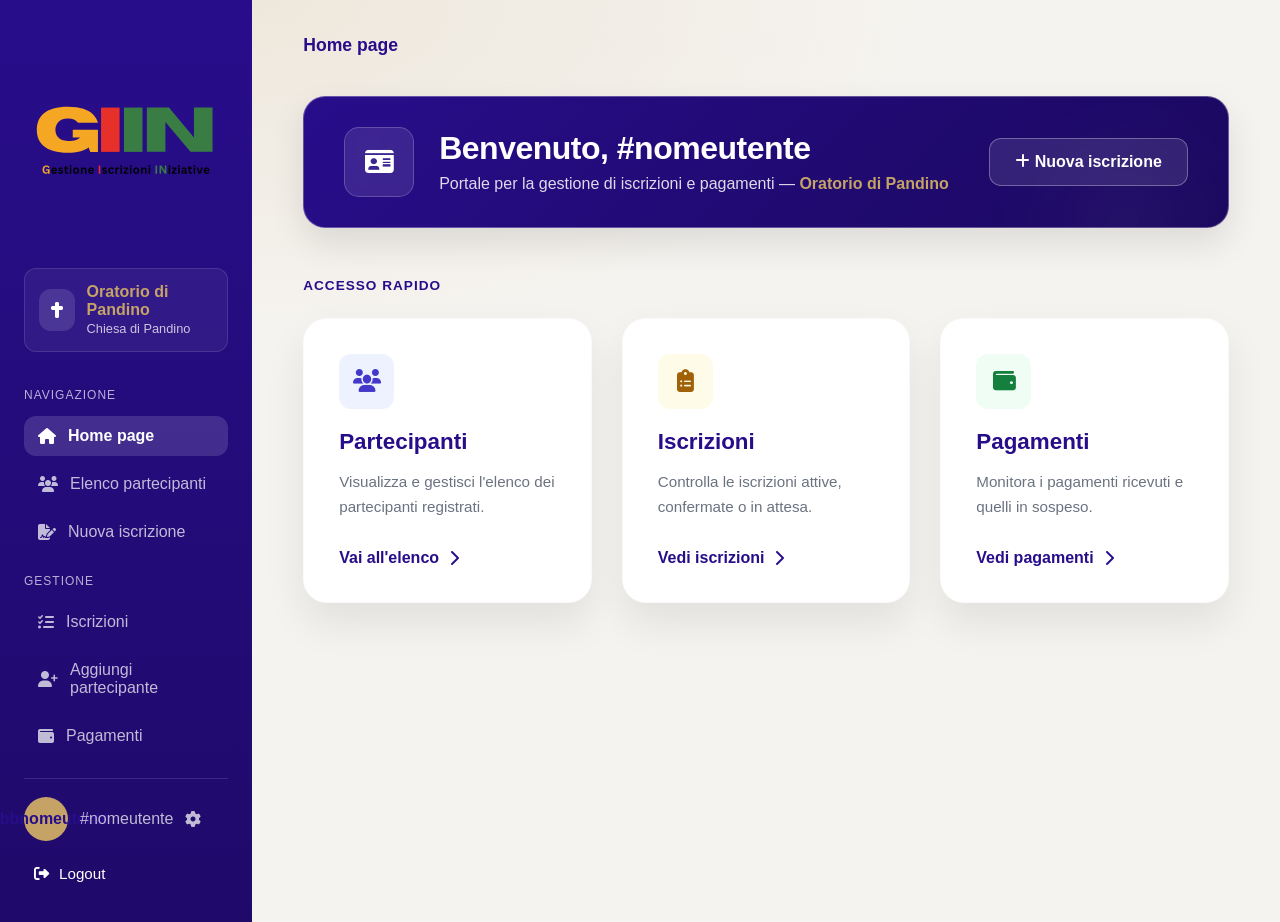
<file: conf/index.html>
<!DOCTYPE html>
<html lang="it">
<head>
    <meta charset="UTF-8">
    <meta name="viewport" content="width=device-width, initial-scale=1.0">
    <title>GIIN - Dashboard</title>
    <link rel="stylesheet" href="shared.css">
    <link rel="stylesheet" href="index.css">
    <link rel="stylesheet" href="https://cdnjs.cloudflare.com/ajax/libs/font-awesome/6.4.0/css/all.min.css">
</head>
<body>

    <div class="container">
        <aside class="sidebar">
            <div class="logo">
                <img src="logo.svg" alt="logo">
            </div>

            <a class="location-card" href="https://chiesapandino.it/">
                <div class="icon-plus"><i class="fa-solid fa-cross"></i></div>
                <div class="text">
                    <strong>Oratorio di Pandino</strong>
                    <span>Chiesa di Pandino</span>
                </div>
            </a>

            <nav class="menu">
                <p class="menu-label">NAVIGAZIONE</p>
                <ul>
                    <li class="active"><a href="index.html"><i class="fa-solid fa-house"></i> Home page</a></li>
                    <li><a href="partecipanti.html"><i class="fa-solid fa-users"></i> Elenco partecipanti</a></li>
                    <li><a href="iscrizione.html"><i class="fa-solid fa-file-signature"></i> Nuova iscrizione</a></li>
                </ul>

                <p class="menu-label">GESTIONE</p>
                <ul>
                    <li><a href="memoria.html"><i class="fa-solid fa-list-check"></i> Iscrizioni</a></li>
                    <li><a href="nuovo.html"><i class="fa-solid fa-user-plus"></i> Aggiungi partecipante</a></li>
                    <li><a href="pagamenti.html"><i class="fa-solid fa-wallet"></i> Pagamenti</a></li>
                </ul>
            </nav>

            <div class="sidebar-footer">
                <a class="user-info" href="settings.html">
                    <div class="avatar">#abbnomeutente</div>
                    <span>#nomeutente</span>
                    <i class="fa-solid fa-gear"></i>
                </a>
                <a href="https://giin.chiesapandino.it/" class="logout"><i class="fa-solid fa-right-from-bracket"></i> Logout</a>
            </div>
        </aside>

        <main class="main-content">
            <header class="top-bar">
                <div class="breadcrumb">
                    <i class="fa-solid fa-bars"></i>
                    <span>Home page</span>
                </div>
            </header>

            <section class="hero-card">
                <div class="hero-content">
                    <div class="hero-icon-box">
                        <i class="fa-solid fa-id-card"></i>
                    </div>
                    <div class="hero-text">
                        <h2>Benvenuto, #nomeutente</h2>
                        <p>Portale per la gestione di iscrizioni e pagamenti — <span>Oratorio di Pandino</span></p>
                    </div>
                </div>
                <a href="iscrizione.html" class="btn-new"><i class="fa-solid fa-plus"></i> Nuova iscrizione</a>
            </section>

            <section class="quick-access">
                <h3>ACCESSO RAPIDO</h3>
                <div class="cards-grid">
                    <div class="card">
                        <div class="card-icon blue"><i class="fa-solid fa-users"></i></div>
                        <h4>Partecipanti</h4>
                        <p>Visualizza e gestisci l'elenco dei partecipanti registrati.</p>
                        <a href="partecipanti.html">Vai all'elenco <i class="fa-solid fa-chevron-right"></i></a>
                    </div>

                    <div class="card">
                        <div class="card-icon yellow"><i class="fa-solid fa-clipboard-list"></i></div>
                        <h4>Iscrizioni</h4>
                        <p>Controlla le iscrizioni attive, confermate o in attesa.</p>
                        <a href="memoria.html">Vedi iscrizioni <i class="fa-solid fa-chevron-right"></i></a>
                    </div>

                    <div class="card">
                        <div class="card-icon green"><i class="fa-solid fa-wallet"></i></div>
                        <h4>Pagamenti</h4>
                        <p>Monitora i pagamenti ricevuti e quelli in sospeso.</p>
                        <a href="pagamenti.html">Vedi pagamenti <i class="fa-solid fa-chevron-right"></i></a>
                    </div>
                </div>
            </section>
        </main>
    </div>

    <script src="shared.js"></script>
</body>
</html>
</file>
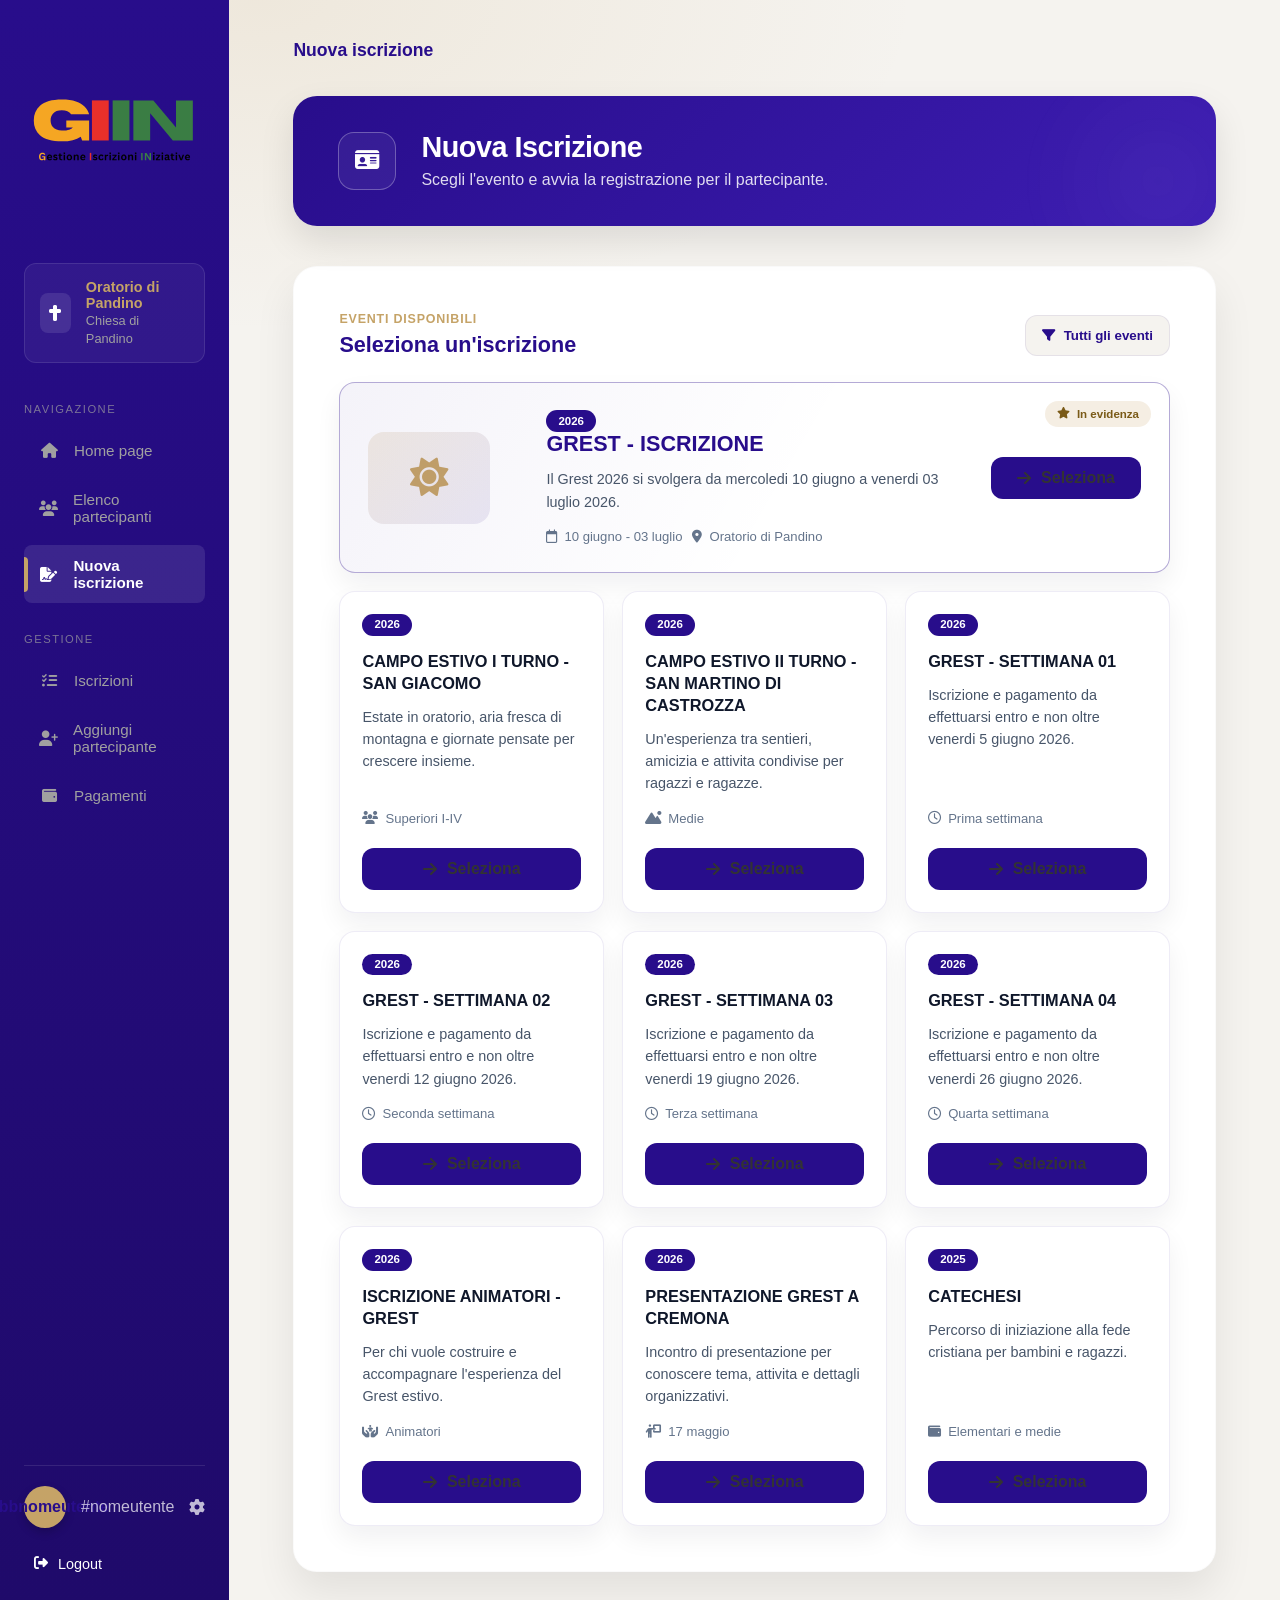
<file: conf/iscrizione.html>
<!DOCTYPE html>
<html lang="it">
<head>
    <meta charset="UTF-8">
    <meta name="viewport" content="width=device-width, initial-scale=1.0">
    <title>GIIN - Nuova iscrizione</title>
    <link rel="stylesheet" href="shared.css">
    <link rel="stylesheet" href="nuovo.css">
    <link rel="stylesheet" href="iscrizione.css">
    <link rel="preload" as="script" href="shared.js">
    <link rel="stylesheet" href="https://cdnjs.cloudflare.com/ajax/libs/font-awesome/6.4.0/css/all.min.css">
</head>
<body>
    <div class="container">
        <aside class="sidebar">
            <div class="logo">
                <img src="logo.svg" alt="logo">
            </div>

            <a class="location-card" href="https://chiesapandino.it/">
                <div class="icon-plus"><i class="fa-solid fa-cross"></i></div>
                <div class="text">
                    <strong>Oratorio di Pandino</strong>
                    <span>Chiesa di Pandino</span>
                </div>
            </a>

            <nav class="menu">
                <p class="menu-label">NAVIGAZIONE</p>
                <ul>
                    <li><a href="index.html"><i class="fa-solid fa-house"></i> Home page</a></li>
                    <li ><a href="partecipanti.html"><i class="fa-solid fa-users"></i> Elenco partecipanti</a></li>
                    <li class="active"><a href="iscrizione.html"><i class="fa-solid fa-file-signature"></i> Nuova iscrizione</a></li>
                </ul>

                <p class="menu-label">GESTIONE</p>
                <ul>
                    <li><a href="memoria.html"><i class="fa-solid fa-list-check"></i> Iscrizioni</a></li>
                    <li><a href="nuovo.html"><i class="fa-solid fa-user-plus"></i> Aggiungi partecipante</a></li>
                    <li><a href="pagamenti.html"><i class="fa-solid fa-wallet"></i> Pagamenti</a></li>
                </ul>
            </nav>

            <div class="sidebar-footer">
                <a class="user-info" href="settings.html">
                    <div class="avatar">#abbnomeutente</div>
                    <span>#nomeutente</span>
                    <i class="fa-solid fa-gear"></i>
                </a>
                <a href="https://giin.chiesapandino.it/" class="logout"><i class="fa-solid fa-right-from-bracket"></i> Logout</a>
            </div>
        </aside>

        <main class="main-content">
            <header class="top-bar">
                <div class="breadcrumb">
                    <i class="fa-solid fa-bars"></i>
                    <span>Nuova iscrizione</span>
                </div>
            </header>

            <section class="hero-card">
                <div class="hero-content">
                    <div class="hero-icon">
                        <i class="fa-solid fa-id-card"></i>
                    </div>
                    <div class="hero-text">
                        <h2>Nuova Iscrizione</h2>
                        <p>Scegli l'evento e avvia la registrazione per il partecipante.</p>
                    </div>
                </div>
            </section>

            <section class="content-section fade-in">
                <div class="events-toolbar">
                    <div>
                        <span class="section-kicker">Eventi disponibili</span>
                        <h3>Seleziona un'iscrizione</h3>
                    </div>
                    <button class="filter-button" type="button">
                        <i class="fa-solid fa-filter"></i>
                        Tutti gli eventi
                    </button>
                </div>

                <article class="event-card event-card-featured">
                    <div class="featured-mark">
                        <i class="fa-solid fa-star"></i>
                        In evidenza
                    </div>
                    <div class="event-visual">
                        <i class="fa-solid fa-sun"></i>
                    </div>
                    <div class="event-info">
                        <span class="event-year">2026</span>
                        <h4>GREST - Iscrizione</h4>
                        <p>Il Grest 2026 si svolgera da mercoledi 10 giugno a venerdi 03 luglio 2026.</p>
                        <div class="event-meta">
                            <span><i class="fa-regular fa-calendar"></i> 10 giugno - 03 luglio</span>
                            <span><i class="fa-solid fa-location-dot"></i> Oratorio di Pandino</span>
                        </div>
                    </div>
                    <a class="select-event" href="#">
                        <i class="fa-solid fa-arrow-right"></i>
                        Seleziona
                    </a>
                </article>

                <div class="events-grid">
                    <article class="event-card">
                        <span class="event-year">2026</span>
                        <h4>Campo estivo I turno - San Giacomo</h4>
                        <p>Estate in oratorio, aria fresca di montagna e giornate pensate per crescere insieme.</p>
                        <div class="event-meta">
                            <span><i class="fa-solid fa-users"></i> Superiori I-IV</span>
                        </div>
                        <a class="select-event" href="#"><i class="fa-solid fa-arrow-right"></i> Seleziona</a>
                    </article>

                    <article class="event-card">
                        <span class="event-year">2026</span>
                        <h4>Campo estivo II turno - San Martino di Castrozza</h4>
                        <p>Un'esperienza tra sentieri, amicizia e attivita condivise per ragazzi e ragazze.</p>
                        <div class="event-meta">
                            <span><i class="fa-solid fa-mountain-sun"></i> Medie</span>
                        </div>
                        <a class="select-event" href="#"><i class="fa-solid fa-arrow-right"></i> Seleziona</a>
                    </article>

                    <article class="event-card">
                        <span class="event-year">2026</span>
                        <h4>GREST - Settimana 01</h4>
                        <p>Iscrizione e pagamento da effettuarsi entro e non oltre venerdi 5 giugno 2026.</p>
                        <div class="event-meta">
                            <span><i class="fa-regular fa-clock"></i> Prima settimana</span>
                        </div>
                        <a class="select-event" href="#"><i class="fa-solid fa-arrow-right"></i> Seleziona</a>
                    </article>

                    <article class="event-card">
                        <span class="event-year">2026</span>
                        <h4>GREST - Settimana 02</h4>
                        <p>Iscrizione e pagamento da effettuarsi entro e non oltre venerdi 12 giugno 2026.</p>
                        <div class="event-meta">
                            <span><i class="fa-regular fa-clock"></i> Seconda settimana</span>
                        </div>
                        <a class="select-event" href="#"><i class="fa-solid fa-arrow-right"></i> Seleziona</a>
                    </article>

                    <article class="event-card">
                        <span class="event-year">2026</span>
                        <h4>GREST - Settimana 03</h4>
                        <p>Iscrizione e pagamento da effettuarsi entro e non oltre venerdi 19 giugno 2026.</p>
                        <div class="event-meta">
                            <span><i class="fa-regular fa-clock"></i> Terza settimana</span>
                        </div>
                        <a class="select-event" href="#"><i class="fa-solid fa-arrow-right"></i> Seleziona</a>
                    </article>

                    <article class="event-card">
                        <span class="event-year">2026</span>
                        <h4>GREST - Settimana 04</h4>
                        <p>Iscrizione e pagamento da effettuarsi entro e non oltre venerdi 26 giugno 2026.</p>
                        <div class="event-meta">
                            <span><i class="fa-regular fa-clock"></i> Quarta settimana</span>
                        </div>
                        <a class="select-event" href="#"><i class="fa-solid fa-arrow-right"></i> Seleziona</a>
                    </article>

                    <article class="event-card">
                        <span class="event-year">2026</span>
                        <h4>Iscrizione animatori - Grest</h4>
                        <p>Per chi vuole costruire e accompagnare l'esperienza del Grest estivo.</p>
                        <div class="event-meta">
                            <span><i class="fa-solid fa-hands-holding-child"></i> Animatori</span>
                        </div>
                        <a class="select-event" href="#"><i class="fa-solid fa-arrow-right"></i> Seleziona</a>
                    </article>

                    <article class="event-card">
                        <span class="event-year">2026</span>
                        <h4>Presentazione Grest a Cremona</h4>
                        <p>Incontro di presentazione per conoscere tema, attivita e dettagli organizzativi.</p>
                        <div class="event-meta">
                            <span><i class="fa-solid fa-person-chalkboard"></i> 17 maggio</span>
                        </div>
                        <a class="select-event" href="#"><i class="fa-solid fa-arrow-right"></i> Seleziona</a>
                    </article>

                    <article class="event-card">
                        <span class="event-year">2025</span>
                        <h4>Catechesi</h4>
                        <p>Percorso di iniziazione alla fede cristiana per bambini e ragazzi.</p>
                        <div class="event-meta">
                            <span><i class="fa-solid fa-wallet"></i> Elementari e medie</span>
                        </div>
                        <a class="select-event" href="#"><i class="fa-solid fa-arrow-right"></i> Seleziona</a>
                    </article>
                </div>
            </section>
        </main>
    </div>

    <script src="shared.js"></script>
</body>
</html>
</file>
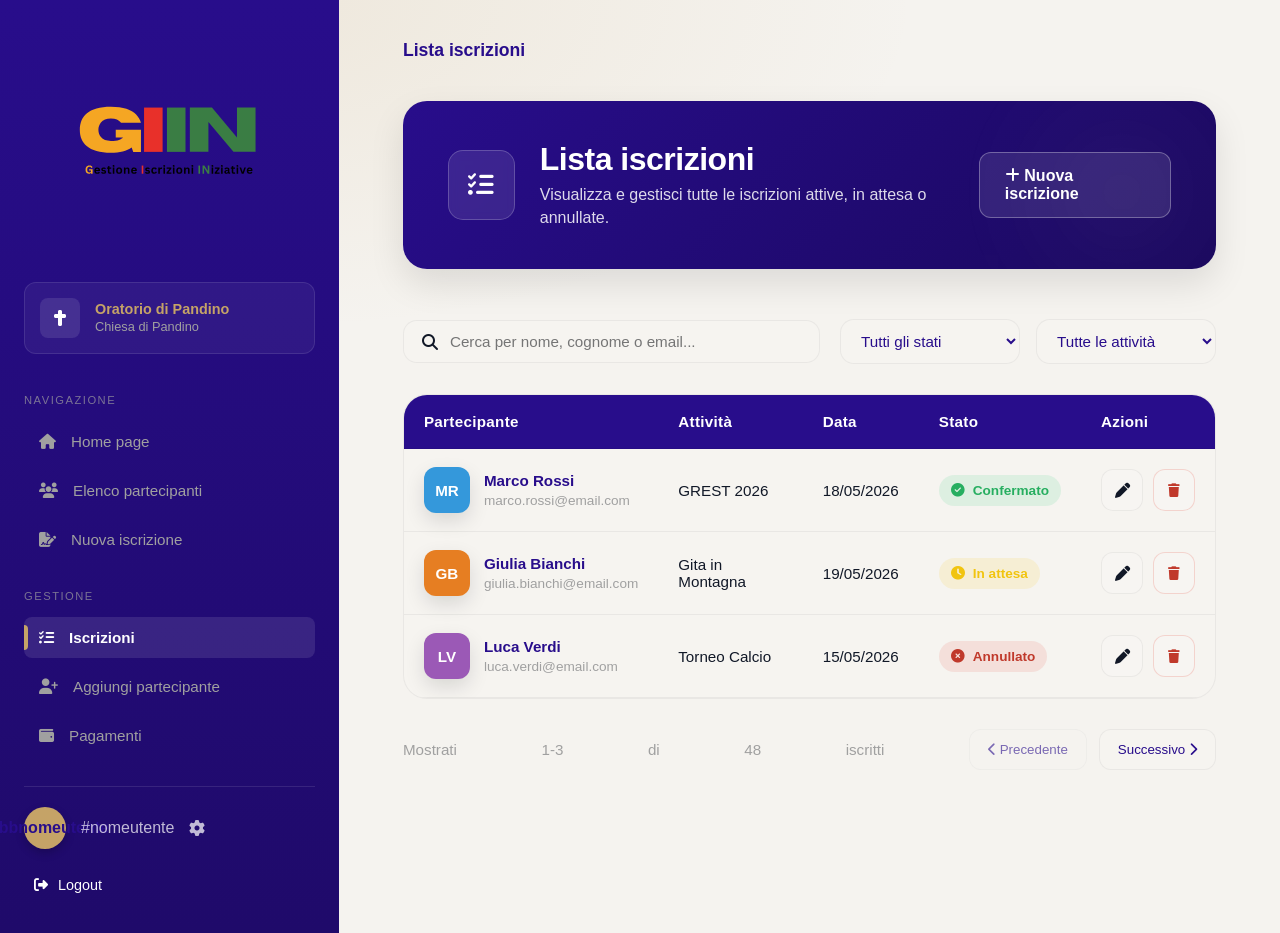
<file: conf/memoria.html>
<!DOCTYPE html>
<html lang="it">
<head>
    <meta charset="UTF-8">
    <meta name="viewport" content="width=device-width, initial-scale=1.0">
    <title>GIIN - Lista iscrizioni</title>
    <link rel="stylesheet" href="shared.css">
    <link rel="stylesheet" href="memoria.css">
    <link rel="preload" as="script" href="shared.js">
    <script src="shared.js"></script>
    <link rel="stylesheet" href="https://cdnjs.cloudflare.com/ajax/libs/font-awesome/6.4.0/css/all.min.css">
</head>
<body>
    <div class="container">
        <aside class="sidebar">
            <div class="logo">
                <img src="logo.svg" alt="logo">
            </div>
            <a class="location-card" href="https://chiesapandino.it/">
                <div class="icon-plus"><i class="fa-solid fa-cross"></i></div>
                <div class="text">
                    <strong>Oratorio di Pandino</strong>
                    <span>Chiesa di Pandino</span>
                </div>
            </a>
            <nav class="menu">
                <p class="menu-label">NAVIGAZIONE</p>
                <ul>
                    <li><a href="index.html"><i class="fa-solid fa-house"></i> Home page</a></li>
                    <li><a href="partecipanti.html"><i class="fa-solid fa-users"></i> Elenco partecipanti</a></li>
                    <li><a href="iscrizione.html"><i class="fa-solid fa-file-signature"></i> Nuova iscrizione</a></li>
                </ul>
                <p class="menu-label">GESTIONE</p>
                <ul>
                    <li class="active"><a href="#"><i class="fa-solid fa-list-check"></i> Iscrizioni</a></li>
                    <li><a href="nuovo.html"><i class="fa-solid fa-user-plus"></i> Aggiungi partecipante</a></li>
                    <li><a href="pagamenti.html"><i class="fa-solid fa-wallet"></i> Pagamenti</a></li>
                </ul>
            </nav>
            <div class="sidebar-footer">
                <a class="user-info" href="settings.html">
                    <div class="avatar">#abbnomeutente</div>
                    <span>#nomeutente</span>
                    <i class="fa-solid fa-gear"></i>
                </a>
                <a href="https://giin.chiesapandino.it/" class="logout"><i class="fa-solid fa-right-from-bracket"></i> Logout</a>
            </div>
        </aside>
        <main class="main-content">
            <header class="top-bar">
                <div class="breadcrumb">
                    <i class="fa-solid fa-bars"></i>
                    <span>Lista iscrizioni</span>
                </div>
            </header>
            <section class="hero-card">
                <div class="hero-content">
                    <div class="hero-icon-box">
                        <i class="fa-solid fa-list-check"></i>
                    </div>
                    <div class="hero-text">
                        <h2>Lista iscrizioni</h2>
                        <p>Visualizza e gestisci tutte le iscrizioni attive, in attesa o annullate.</p>
                    </div>
                </div>
                <a href="iscrizione.html" class="btn-new"><i class="fa-solid fa-plus"></i> Nuova iscrizione</a>
            </section>
            <section class="filters-section">
                <div class="search-box">
                    <i class="fa-solid fa-magnifying-glass"></i>
                    <input type="text" placeholder="Cerca per nome, cognome o email...">
                </div>
                <div class="filter-group">
                    <select class="filter-select">
                        <option value="">Tutti gli stati</option>
                        <option value="confermato">Confermati</option>
                        <option value="attesa">In attesa</option>
                        <option value="annullato">Annullati</option>
                    </select>
                    <select class="filter-select">
                        <option value="">Tutte le attività</option>
                        <option value="grest">GREST 2026</option>
                        <option value="calcio">Torneo Calcio</option>
                        <option value="gita">Gita Montagna</option>
                    </select>
                </div>
            </section>
            <div class="table-container">
                <table class="registrations-table">
                    <thead>
                        <tr>
                            <th>Partecipante</th>
                            <th>Attività</th>
                            <th>Data</th>
                            <th>Stato</th>
                            <th>Azioni</th>
                        </tr>
                    </thead>
                    <tbody>
                        <tr>
                            <td data-label="Partecipante">
                                <div class="participant-info">
                                    <div class="participant-avatar" style="background-color: #3498db; color: #fff;">MR</div>
                                    <div class="participant-details">
                                        <span class="participant-name">Marco Rossi</span>
                                        <span class="participant-subtext">marco.rossi@email.com</span>
                                    </div>
                                </div>
                            </td>
                            <td data-label="Attività">GREST 2026</td>
                            <td data-label="Data">18/05/2026</td>
                            <td data-label="Stato">
                                <span class="badge badge-confermato">
                                    <i class="fa-solid fa-circle-check"></i> Confermato
                                </span>
                            </td>
                            <td data-label="Azioni">
                                <div class="actions-cell">
                                    <a href="iscrizione.html" class="btn-action" title="Modifica">
                                         <i class="fa-solid fa-pen"></i>
                                    </a>
                                    <button class="btn-action btn-delete" title="Elimina"><i class="fa-solid fa-trash"></i></button>
                                </div>
                            </td>
                        </tr>
                        <tr>
                            <td data-label="Partecipante">
                                <div class="participant-info">
                                    <div class="participant-avatar" style="background-color: #e67e22; color: #fff;">GB</div>
                                    <div class="participant-details">
                                        <span class="participant-name">Giulia Bianchi</span>
                                        <span class="participant-subtext">giulia.bianchi@email.com</span>
                                    </div>
                                </div>
                            </td>
                            <td data-label="Attività">Gita in Montagna</td>
                            <td data-label="Data">19/05/2026</td>
                            <td data-label="Stato">
                                <span class="badge badge-attesa">
                                    <i class="fa-solid fa-clock"></i> In attesa
                                </span>
                            </td>
                            <td data-label="Azioni">
                                <div class="actions-cell">
                                    <a href="iscrizione.html" class="btn-action" title="Modifica">
                                         <i class="fa-solid fa-pen"></i>
                                    </a>
                                    <button class="btn-action btn-delete" title="Elimina"><i class="fa-solid fa-trash"></i></button>
                                </div>
                            </td>
                        </tr>
                        <tr>
                            <td data-label="Partecipante">
                                <div class="participant-info">
                                    <div class="participant-avatar" style="background-color: #9b59b6; color: #fff;">LV</div>
                                    <div class="participant-details">
                                        <span class="participant-name">Luca Verdi</span>
                                        <span class="participant-subtext">luca.verdi@email.com</span>
                                    </div>
                                </div>
                            </td>
                            <td data-label="Attività">Torneo Calcio</td>
                            <td data-label="Data">15/05/2026</td>
                            <td data-label="Stato">
                                <span class="badge badge-annullato">
                                    <i class="fa-solid fa-circle-xmark"></i> Annullato
                                </span>
                            </td>
                            <td data-label="Azioni">
                                <div class="actions-cell">
                                    <a href="iscrizione.html" class="btn-action" title="Modifica">
                                         <i class="fa-solid fa-pen"></i>
                                    </a>
                                    <button class="btn-action btn-delete" title="Elimina"><i class="fa-solid fa-trash"></i></button>
                                </div>
                            </td>
                        </tr>
                    </tbody>
                </table>
            </div>
            <div class="pagination">
                <span class="pagination-info">Mostrati </span><span class="pagination-info-auto-page"> 1-3 </span><span class="pagination-info">di </span><span class="pagination-info-auto-subs">48</span><span class="pagination-info"> iscritti</span>
                <div class="pagination-buttons">
                    <button class="btn-page" disabled><i class="fa-solid fa-chevron-left"></i> Precedente</button>
                    <button class="btn-page">Successivo <i class="fa-solid fa-chevron-right"></i></button>
                </div>
            </div>
        </main>
    </div>
</body>
</html>
</file>
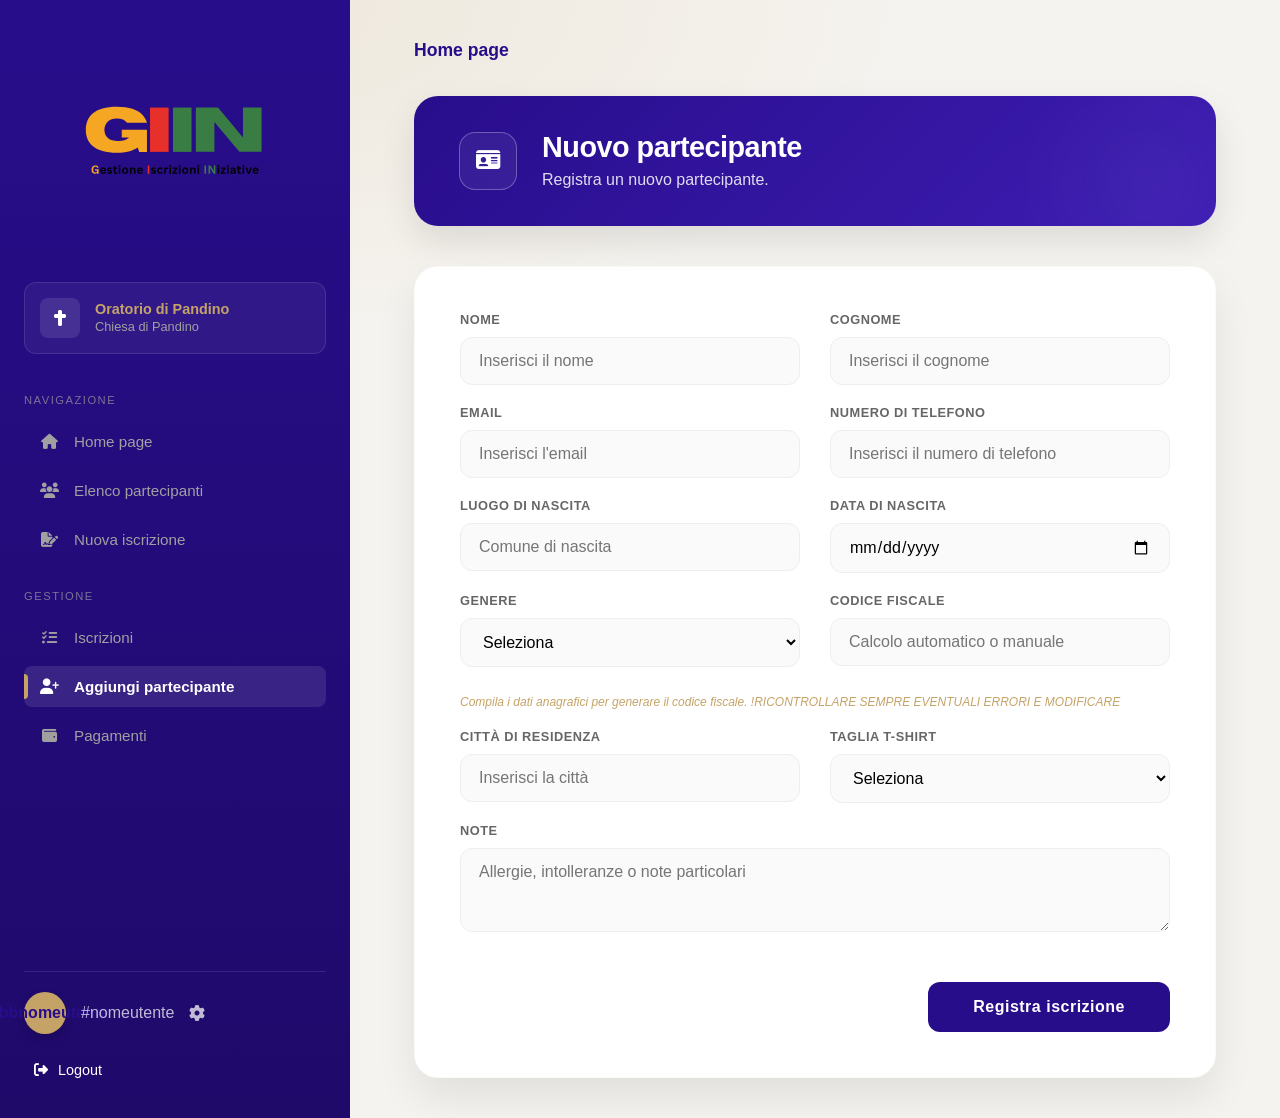
<file: conf/nuovo.html>
<!DOCTYPE html>
<html lang="it">
<head>
    <meta charset="UTF-8">
    <meta name="viewport" content="width=device-width, initial-scale=1.0">
    <title>GIIN - Dashboard</title>
    <link rel="stylesheet" href="shared.css">
    <link rel="stylesheet" href="nuovo.css">
    <link rel="preload" as="script" href="shared.js">
    <link rel="stylesheet" href="https://cdnjs.cloudflare.com/ajax/libs/font-awesome/6.4.0/css/all.min.css">
    <link href="nuovo.js" rel="preload" as="script">
</head>
<body>


    <div class="container">
        <aside class="sidebar">
            <div class="logo">
                <img src="logo.svg" alt="logo">
            </div>

            <a class="location-card" href="https://chiesapandino.it/">
                <div class="icon-plus"><i class="fa-solid fa-cross"></i></div>
                <div class="text">
                    <strong>Oratorio di Pandino</strong>
                    <span>Chiesa di Pandino</span>
                </div>
            </a>

            <nav class="menu">
                <p class="menu-label">NAVIGAZIONE</p>
                <ul>
                    <li><a href="index.html"><i class="fa-solid fa-house"></i> Home page</a></li>
                    <li><a href="partecipanti.html"><i class="fa-solid fa-users"></i> Elenco partecipanti</a></li>
                    <li><a href="iscrizione.html"><i class="fa-solid fa-file-signature"></i> Nuova iscrizione</a></li>
                </ul>

                <p class="menu-label">GESTIONE</p>
                <ul>
                    <li><a href="memoria.html"><i class="fa-solid fa-list-check"></i> Iscrizioni</a></li>
                    <li class="active"><a href="nuovo.html"><i class="fa-solid fa-user-plus"></i> Aggiungi partecipante</a></li>
                    <li><a href="pagamenti.html"><i class="fa-solid fa-wallet"></i> Pagamenti</a></li>
                </ul>
            </nav>

            <div class="sidebar-footer">
                <a class="user-info" href="settings.html">
                    <div class="avatar">#abbnomeutente</div>
                    <span>#nomeutente</span>
                    <i class="fa-solid fa-gear"></i>
                </a>
                <a href="https://giin.chiesapandino.it/" class="logout"><i class="fa-solid fa-right-from-bracket"></i> Logout</a>
            </div>
        </aside>

        <main class="main-content">
            <header class="top-bar">
                <div class="breadcrumb">
                    <i class="fa-solid fa-bars"></i>
                    <span>Home page</span>
                </div>
            </header>
            <section class="hero-card">
                <div class="hero-content">
                    <div class="hero-icon">
                        <i class="fa-solid fa-id-card"></i>
                    </div>
                    <div class="hero-text">
                        <h2>Nuovo partecipante</h2>
                        <p>Registra un nuovo partecipante.</p>
                    
                    </div>


            
            
                </div>
            </section>
            <section class="content-section fade-in">
    <form class="registration-form">
        <div class="form-group">
            <label for="name">Nome</label>
            <input type="text" id="name" name="name" placeholder="Inserisci il nome" required>
        </div>
        <div class="form-group">
            <label for="surname">Cognome</label>
            <input type="text" id="surname" name="surname" placeholder="Inserisci il cognome" required>
        </div>

        <div class="form-group">
            <label for="email">Email</label>
            <input type="email" id="email" name="email" placeholder="Inserisci l'email" required>
        </div>
        <div class="form-group">
            <label for="phone">Numero di telefono</label>
            <input type="tel" id="phone" name="phone" placeholder="Inserisci il numero di telefono" required>
        </div>

        <div class="form-group">
            <label for="birthplace">Luogo di nascita</label>
            <input type="text" id="birthplace" name="birthplace" list="comuni-list" placeholder="Comune di nascita" required>
            <datalist id="comuni-list"></datalist>
        </div>
        <div class="form-group">
            <label for="date-of-birth">Data di nascita</label>
            <input type="date" id="date-of-birth" name="date-of-birth" required>
        </div>

        <div class="form-group">
            <label for="gender">Genere</label>  
            <select id="gender" name="gender" required>
                <option value="">Seleziona</option>
                <option value="male">Maschio</option>
                <option value="female">Femmina</option>
            </select>
        </div>
        <div class="form-group">
            <label for="codice-fiscale">Codice fiscale</label>
            <input type="text" id="codice-fiscale" name="codice-fiscale" placeholder="Calcolo automatico o manuale" required>
        </div>

        <div class="form-group full-width">
            <small id="cf-info" class="field-note">Compila i dati anagrafici per generare il codice fiscale. !RICONTROLLARE SEMPRE EVENTUALI ERRORI E MODIFICARE</small>
        </div>

        <div class="form-group">
            <label for="city">Città di Residenza</label>
            <input type="text" id="city" name="city" placeholder="Inserisci la città" required>
        </div>
        <div class="form-group">
            <label for="t-shirt-size">Taglia T-Shirt</label>
            <select id="t-shirt-size" name="t-shirt-size" required>
                <option value="">Seleziona</option>
                <option value="xs">XS</option>
                <option value="s">S</option>
                <option value="m">M</option>
                <option value="l">L</option>
                <option value="xl">XL</option>
            </select>
        </div>

        <div class="form-group full-width">
            <label for="notes">Note</label>
            <textarea id="notes" name="notes" placeholder="Allergie, intolleranze o note particolari" rows="3"></textarea>
        </div>

        <div class="form-actions">
            <button type="submit" class="btn-save">Registra iscrizione</button>
        </div>
    </form>
</section>
        </main>
    </div>


    <script src="shared.js"></script>
    <script src="nuovo.js"></script>
</body>
</html>
</file>
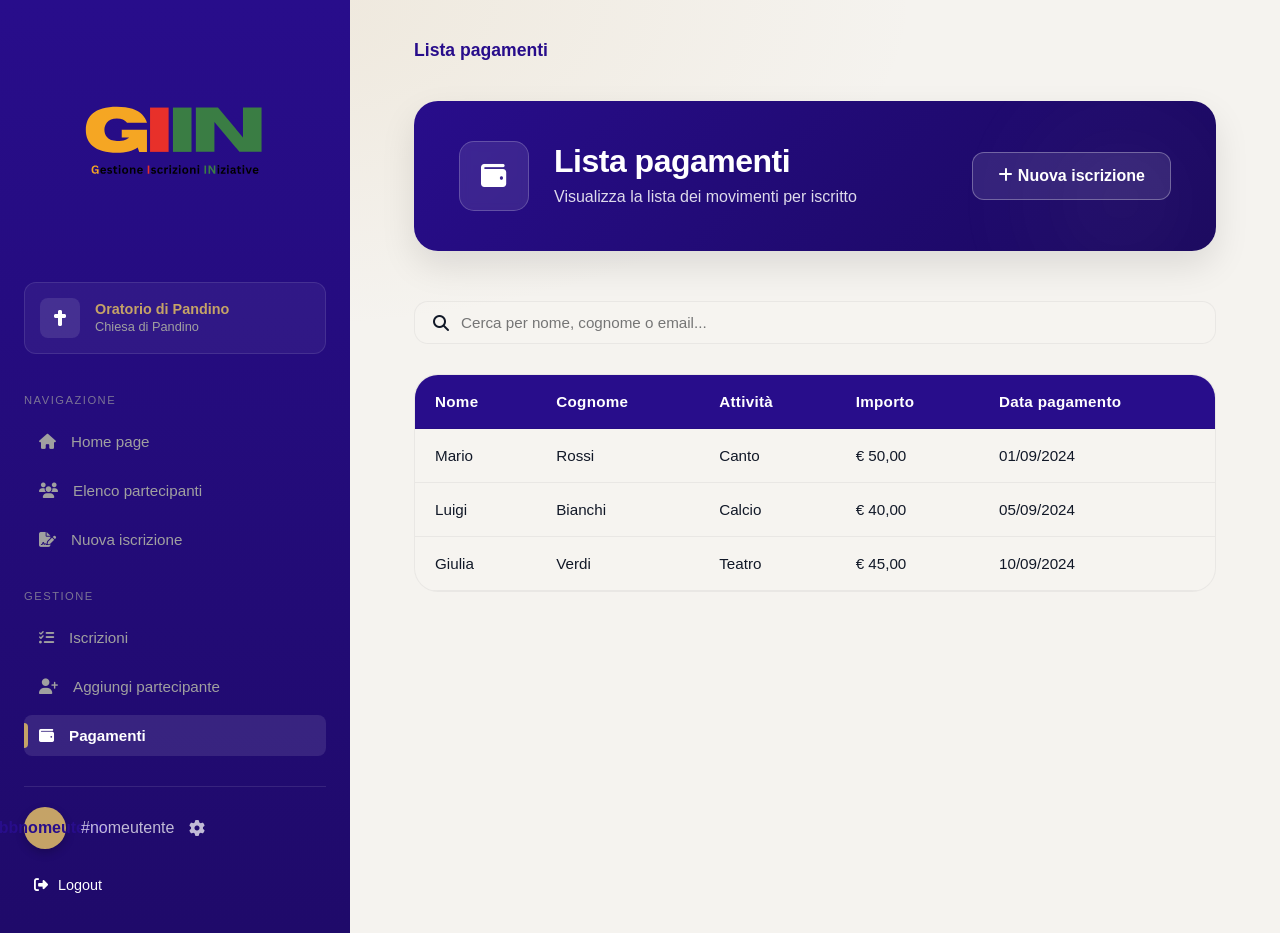
<file: conf/pagamenti.html>
<!DOCTYPE html>
<html lang="it">
<head>
    <meta charset="UTF-8">
    <meta name="viewport" content="width=device-width, initial-scale=1.0">
    <title>GIIN - Lista iscrizioni</title>
    <link rel="stylesheet" href="shared.css">
    <link rel="stylesheet" href="memoria.css">
    <link rel="preload" as="script" href="shared.js">
    <script src="shared.js"></script>
    <link rel="stylesheet" href="https://cdnjs.cloudflare.com/ajax/libs/font-awesome/6.4.0/css/all.min.css">
</head>
<body>
    <div class="container">
        <aside class="sidebar">
            <div class="logo">
                <img src="logo.svg" alt="logo">
            </div>
            <a class="location-card" href="https://chiesapandino.it/">
                <div class="icon-plus"><i class="fa-solid fa-cross"></i></div>
                <div class="text">
                    <strong>Oratorio di Pandino</strong>
                    <span>Chiesa di Pandino</span>
                </div>
            </a>
            <nav class="menu">
                <p class="menu-label">NAVIGAZIONE</p>
                <ul>
                    <li><a href="index.html"><i class="fa-solid fa-house"></i> Home page</a></li>
                    <li><a href="partecipanti.html"><i class="fa-solid fa-users"></i> Elenco partecipanti</a></li>
                    <li><a href="iscrizione.html"><i class="fa-solid fa-file-signature"></i> Nuova iscrizione</a></li>
                </ul>
                <p class="menu-label">GESTIONE</p>
                <ul>
                    <li><a href="iscrizioni.html"><i class="fa-solid fa-list-check"></i> Iscrizioni</a></li>
                    <li><a href="nuovo.html"><i class="fa-solid fa-user-plus"></i> Aggiungi partecipante</a></li>
                    <li class="active"><a href="pagamenti.html"><i class="fa-solid fa-wallet"></i> Pagamenti</a></li>
                </ul>
            </nav>
            <div class="sidebar-footer">
                <a class="user-info" href="settings.html">
                    <div class="avatar">#abbnomeutente</div>
                    <span>#nomeutente</span>
                    <i class="fa-solid fa-gear"></i>
                </a>
                <a href="https://giin.chiesapandino.it/" class="logout"><i class="fa-solid fa-right-from-bracket"></i> Logout</a>
            </div>
        </aside>
        <main class="main-content">
            <header class="top-bar">
                <div class="breadcrumb">
                    <i class="fa-solid fa-bars"></i>
                    <span>Lista pagamenti</span>
                </div>
            </header>
            <section class="hero-card">
                <div class="hero-content">
                    <div class="hero-icon-box">
                        <i class="fa-solid fa-wallet"></i>
                    </div>
                    <div class="hero-text">
                        <h2>Lista pagamenti</h2>
                        <p>Visualizza la lista dei movimenti per iscritto</p>
                    </div>
                </div>
                <a href="iscrizione.html" class="btn-new"><i class="fa-solid fa-plus"></i> Nuova iscrizione</a>
            </section>
            <section class="filters-section">
                <div class="search-box">
                    <i class="fa-solid fa-magnifying-glass"></i>
                    <input type="text" placeholder="Cerca per nome, cognome o email...">
                </div>
            </section>
            <div class="table-container">
                <table class="registrations-table">
                    <thead>
                        <tr>
                            <th>Nome</th>
                            <th>Cognome</th>
                            <th>Attività</th>
                            <th>Importo</th>
                            <th>Data pagamento</th>
                        </tr>
                    </thead>
                    <tbody>
                        <tr>
                            <td data-label="Nome">Mario</td>
                            <td data-label="Cognome">Rossi</td>
                            <td data-label="Attività">Canto</td>
                            <td data-label="Importo">€ 50,00</td>
                            <td data-label="Data pagamento">01/09/2024</td>
                        </tr>
                        <tr>
                            <td data-label="Nome">Luigi</td>
                            <td data-label="Cognome">Bianchi</td>
                            <td data-label="Attività">Calcio</td>
                            <td data-label="Importo">€ 40,00</td>
                            <td data-label="Data pagamento">05/09/2024</td>
                        </tr>
                        <tr>
                            <td data-label="Nome">Giulia</td>
                            <td data-label="Cognome">Verdi</td>
                            <td data-label="Attività">Teatro</td>
                            <td data-label="Importo">€ 45,00</td>
                            <td data-label="Data pagamento">10/09/2024</td>
                        </tr>

                    </tbody>
                </table>
            </div>
            </div>
        </main>
    </div>
</body>
</html>
</file>
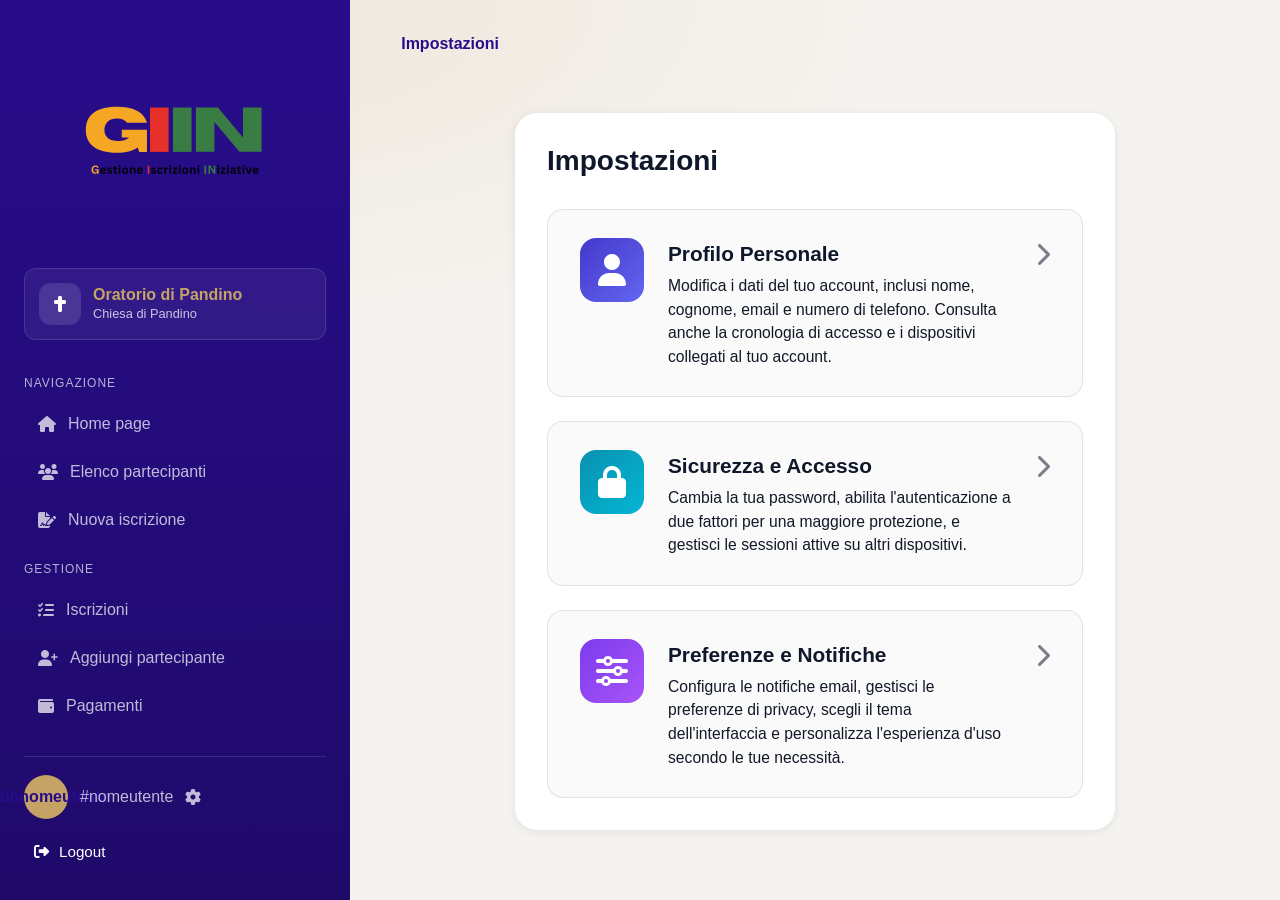
<file: conf/settings.html>
<!DOCTYPE html>
<html lang="it">
<head>
    <meta charset="UTF-8">
    <meta name="viewport" content="width=device-width, initial-scale=1.0">
    <title>GIIN - Impostazioni</title>
    <link rel="stylesheet" href="shared.css">
    <link rel="stylesheet" href="settings.css">
    <link rel="stylesheet" href="https://cdnjs.cloudflare.com/ajax/libs/font-awesome/6.4.0/css/all.min.css">
</head>
<body>

    <div class="container">
        <aside class="sidebar">
            <div class="logo">
                <img src="logo.svg" alt="logo">
            </div>

            <a class="location-card" href="https://chiesapandino.it/">
                <div class="icon-plus"><i class="fa-solid fa-cross"></i></div>
                <div class="text">
                    <strong>Oratorio di Pandino</strong>
                    <span>Chiesa di Pandino</span>
                </div>
            </a>

            <nav class="menu">
                <p class="menu-label">NAVIGAZIONE</p>
                <ul>
                    <li><a href="index.html"><i class="fa-solid fa-house"></i> Home page</a></li>
                    <li><a href="partecipanti.html"><i class="fa-solid fa-users"></i> Elenco partecipanti</a></li>
                    <li><a href="iscrizione.html"><i class="fa-solid fa-file-signature"></i> Nuova iscrizione</a></li>
                </ul>

                <p class="menu-label">GESTIONE</p>
                <ul>
                    <li><a href="memoria.html"><i class="fa-solid fa-list-check"></i> Iscrizioni</a></li>
                    <li><a href="nuovo.html"><i class="fa-solid fa-user-plus"></i> Aggiungi partecipante</a></li>
                    <li><a href="pagamenti.html"><i class="fa-solid fa-wallet"></i> Pagamenti</a></li>
                </ul>
            </nav>

            <div class="sidebar-footer">
                <a class="user-info" href="settings.html">
                    <div class="avatar">#abbnomeutente</div>
                    <span>#nomeutente</span>
                    <i class="fa-solid fa-gear"></i>
                </a>
                <a href="https://giin.chiesapandino.it/" class="logout"><i class="fa-solid fa-right-from-bracket"></i> Logout</a>
            </div>
        </aside>

        <main class="main-content">
            <header class="top-bar">
                <div class="breadcrumb">
                    <i class="fa-solid fa-bars"></i>
                    <span>Impostazioni</span>
                </div>
            </header>

            <section class="settings-section">
                <div class="settings-container">
                    <h2>Impostazioni</h2>
                    
                    <div class="settings-grid">
                        <button class="settings-item-large" onclick="alert('Profilo - In sviluppo')">
                            <div class="settings-icon-large">
                                <i class="fa-solid fa-user"></i>
                            </div>
                            <div class="settings-text-large">
                                <h3>Profilo Personale</h3>
                                <p>Modifica i dati del tuo account, inclusi nome, cognome, email e numero di telefono. Consulta anche la cronologia di accesso e i dispositivi collegati al tuo account.</p>
                            </div>
                            <i class="fa-solid fa-chevron-right"></i>
                        </button>

                        <button class="settings-item-large" onclick="alert('Sicurezza - In sviluppo')">
                            <div class="settings-icon-large">
                                <i class="fa-solid fa-lock"></i>
                            </div>
                            <div class="settings-text-large">
                                <h3>Sicurezza e Accesso</h3>
                                <p>Cambia la tua password, abilita l'autenticazione a due fattori per una maggiore protezione, e gestisci le sessioni attive su altri dispositivi.</p>
                            </div>
                            <i class="fa-solid fa-chevron-right"></i>
                        </button>

                        <button class="settings-item-large" onclick="alert('Preferenze - In sviluppo')">
                            <div class="settings-icon-large">
                                <i class="fa-solid fa-sliders"></i>
                            </div>
                            <div class="settings-text-large">
                                <h3>Preferenze e Notifiche</h3>
                                <p>Configura le notifiche email, gestisci le preferenze di privacy, scegli il tema dell'interfaccia e personalizza l'esperienza d'uso secondo le tue necessità.</p>
                            </div>
                            <i class="fa-solid fa-chevron-right"></i>
                        </button>
                    </div>
                </div>
            </section>
        </main>
    </div>

</body>
</html>
</file>
<file: conf/shared.css>
:root {
  --bg-dark: #280d8b;
  --bg-dark-hover: #1e0a6b;
  --bg-dark-gradient: #1a085e;
  --bg-dark-gradient-soft: #3d1db3;
  --sidebar-gradient-end: #1f0a6a;
  --bg-light: #f5f3ef;
  --bg-light-hover: #eee8dc;
  --accent-gold: #c5a367;
  --accent-gold-text: #7a5a17;
  --text-white: #ffffff;
  --text-gray: #a0a0a0;
  --text-body: #111827;
  --text-dark: #1f2937;
  --text-heading: #0f172a;
  --text-muted: #475569;
  --text-soft: #64748b;
  --text-card-muted: #6b7280;
  --text-form-label: #666666;
  --text-default: #333333;
  --danger: #ff4d4d;
  --danger-text: rgb(185, 28, 28);
  --card-white: #ffffff;
  --input-bg: #fafafa;
  --input-border: #eeeeee;
  --input-readonly-bg: #ececec;
  --button-neutral: #e5e0d8;
  --button-neutral-hover: #d4c9b8;
  --card-icon-blue-bg: #eef2ff;
  --card-icon-blue-text: #4338ca;
  --card-icon-yellow-bg: #fefce8;
  --card-icon-yellow-text: #a16207;
  --card-icon-green-bg: #f0fdf4;
  --card-icon-green-text: #15803d;
  --transparent: transparent;
  --white-005: rgba(255, 255, 255, 0.05);
  --white-006: rgba(255, 255, 255, 0.06);
  --white-008: rgba(255, 255, 255, 0.08);
  --white-010: rgba(255, 255, 255, 0.10);
  --white-012: rgba(255, 255, 255, 0.12);
  --white-014: rgba(255, 255, 255, 0.14);
  --white-018: rgba(255, 255, 255, 0.18);
  --white-020: rgba(255, 255, 255, 0.20);
  --white-028: rgba(255, 255, 255, 0.28);
  --white-030: rgba(255, 255, 255, 0.30);
  --white-068: rgba(255, 255, 255, 0.68);
  --white-070: rgba(255, 255, 255, 0.70);
  --white-072: rgba(255, 255, 255, 0.72);
  --white-075: rgba(255, 255, 255, 0.75);
  --white-085: rgba(255, 255, 255, 0.85);
  --black-002: rgba(0, 0, 0, 0.02);
  --black-003: rgba(0, 0, 0, 0.03);
  --black-005: rgba(0, 0, 0, 0.05);
  --black-010: rgba(0, 0, 0, 0.10);
  --black-012: rgba(0, 0, 0, 0.12);
  --black-020: rgba(0, 0, 0, 0.20);
  --dark-003: rgba(17, 24, 39, 0.03);
  --dark-004: rgba(17, 24, 39, 0.04);
  --dark-006: rgba(17, 24, 39, 0.06);
  --dark-008: rgba(17, 24, 39, 0.08);
  --dark-010: rgba(17, 24, 39, 0.10);
  --dark-012: rgba(17, 24, 39, 0.12);
  --dark-014: rgba(17, 24, 39, 0.14);
  --dark-055: rgba(17, 24, 39, 0.55);
  --dark-075: rgba(17, 24, 39, 0.75);
  --dark-080: rgba(17, 24, 39, 0.80);
  --dark-085: rgba(17, 24, 39, 0.85);
  --primary-004: rgba(40, 13, 139, 0.04);
  --primary-005: rgba(40, 13, 139, 0.05);
  --primary-008: rgba(40, 13, 139, 0.08);
  --primary-009: rgba(40, 13, 139, 0.09);
  --primary-014: rgba(40, 13, 139, 0.14);
  --primary-022: rgba(40, 13, 139, 0.22);
  --primary-025: rgba(40, 13, 139, 0.25);
  --primary-035: rgba(40, 13, 139, 0.35);
  --primary-095: rgba(40, 13, 139, 0.95);
  --gold-010: rgba(197, 163, 103, 0.10);
  --gold-012: rgba(197, 163, 103, 0.12);
  --gold-014: rgba(197, 163, 103, 0.14);
  --gold-018: rgba(197, 163, 103, 0.18);
  --gold-025: rgba(197, 163, 103, 0.25);
  --gold-045: rgba(197, 163, 103, 0.45);
  --gold-065: rgba(197, 163, 103, 0.65);
  --danger-006: rgba(239, 68, 68, 0.06);
  --danger-010: rgba(239, 68, 68, 0.10);
  --danger-020: rgba(239, 68, 68, 0.20);
  --surface-neutral: rgba(229, 224, 216, 0.95);
  --surface-neutral-hover: rgba(212, 201, 184, 1);
  --shadow-light: rgba(0, 0, 0, 0.03);
  --shadow-medium: rgba(0, 0, 0, 0.10);
  --shadow-premium: 0 20px 40px rgba(0, 0, 0, 0.08);
  --shadow-xs: 0 1px 2px rgba(0, 0, 0, 0.04);
  --shadow-sm: 0 8px 20px var(--dark-008);
  --shadow-md: 0 18px 50px var(--dark-014);
  --shadow-card: 0 12px 26px var(--dark-006);
  --shadow-card-hover: 0 18px 38px var(--dark-010);
  --shadow-elevated: 0 25px 50px var(--black-012);
  --shadow-sidebar: 10px 0 30px var(--black-020);
  --shadow-avatar: 0 4px 10px var(--black-020);
  --shadow-primary: 0 8px 20px var(--primary-025);
  --shadow-primary-soft: 0 8px 18px var(--primary-022);
  --radius-sm: 12px;
  --radius-md: 16px;
  --radius-lg: 22px;
  --transition-fast: 0.15s ease;
  --transition-normal: 0.25s ease;
}
* {
  margin: 0;
  padding: 0;
  box-sizing: border-box;
  font-family: 'Segoe UI', Tahoma, Geneva, Verdana, sans-serif;
}

a, a:link, a:visited, a:hover, a:active, .btn-icon, .btn-icon:hover, .btn-icon:active, .btn-icon:focus, .logout, .logout:hover, .logout:active, .logout:focus {
  text-decoration: none;
  color: inherit;
}

body {
  background: radial-gradient(1200px 600px at 20% 0%, var(--gold-014), var(--transparent) 55%),
    var(--bg-light);
  color: var(--text-body);
  overflow-x: hidden;
}

img {
  max-width: 100%;
  display: block;
}

.container {
  display: flex;
  min-height: 100vh;
  animation: pageFadeIn 0.55s ease-out both;
}

/* Sidebar */
.sidebar {
  width: 350px;
  background: linear-gradient(180deg, var(--bg-dark), var(--sidebar-gradient-end));
  color: var(--text-white);
  padding: 2rem 1.5rem;
  display: flex;
  flex-direction: column;
}

.logo {
  display: flex;
  justify-content: center;
  align-items: center;
  margin-bottom: 18px;
}

.logo img {
  max-height: 200px;
  object-fit: contain;
}

.location-card {
  background: var(--white-006);
  border: 1px solid var(--white-012);
  border-radius: var(--radius-sm);
  padding: 14px;
  margin-top: 18px;
  display: flex;
  align-items: center;
  gap: 12px;
}

.icon-plus {
  background: var(--white-012);
  width: 42px;
  height: 42px;
  border-radius: 12px;
  display: flex;
  justify-content: center;
  align-items: center;
}

.location-card .text strong {
  display: block;
  color: var(--accent-gold);
  font-size: 1rem;
}

.location-card .text span {
  font-size: 0.8rem;
  color: var(--white-075);
}

.menu {
  margin-top: 36px;
  flex-grow: 1;
}

.menu-label {
  font-size: 0.75rem;
  color: var(--white-068);
  letter-spacing: 1px;
  margin-bottom: 14px;
}

.menu ul {
  list-style: none;
  margin-bottom: 22px;
}

.menu li {
  padding: 11px 14px;
  border-radius: 12px;
  margin-bottom: 8px;
  transition: var(--transition-normal);
}

.menu li:hover {
  background: var(--white-010);
  transform: translateX(4px);
}

.menu li.active {
  background: var(--white-014);
}

.menu a {
  color: var(--white-072);
  text-decoration: none;
  display: flex;
  align-items: center;
  gap: 12px;
}

.menu li.active a {
  color: var(--text-white);
  font-weight: 600;
}

.sidebar-footer {
  border-top: 1px solid var(--white-012);
  padding-top: 18px;
}

.user-info {
  display: flex;
  align-items: center;
  gap: 12px;
  margin-bottom: 16px;
}

a.user-info {
  color: var(--white-072);
  cursor: pointer;
  transition: var(--transition-normal);
}

a.user-info:hover {
  color: var(--white-085);
  transform: scale(1.02);
}

.avatar {
  background: var(--accent-gold);
  color: var(--bg-dark);
  width: 44px;
  height: 44px;
  border-radius: 50%;
  display: flex;
  justify-content: center;
  align-items: center;
  font-weight: 800;
}

.logout {
  color: var(--white-070);
  text-decoration: none;
  display: flex;
  align-items: center;
  gap: 10px;
  font-size: 0.95rem;
  padding: 8px 10px;
  border-radius: 10px;
}

.logout:hover {
  background: var(--white-008);
}

/* Main */
.main-content {
  flex-grow: 1;
  padding: 2.2rem 3.2rem;
  max-width: 1200px;
}

.top-bar {
  display: flex;
  justify-content: space-between;
  align-items: center;
  margin-bottom: 28px;
}

.breadcrumb {
  display: flex;
  align-items: center;
  gap: 12px;
  color: var(--bg-dark);
  font-weight: 600;
}

.breadcrumb .fa-bars {
  display: none;
}

@media (max-width: 768px) {
  .breadcrumb .fa-bars {
    display: inline-block;
  }
}

.top-icons {
  display: flex;
  align-items: center;
  gap: 10px;
}

.btn-icon {
  background: var(--surface-neutral);
  border: 1px solid var(--black-003);
  padding: 10px;
  border-radius: 12px;
  cursor: pointer;
  transition: var(--transition-fast);
}

.btn-icon:hover {
  background: var(--surface-neutral-hover);
  transform: translateY(-1px);
}

/* Hero */
.hero-card {
  background: linear-gradient(135deg, var(--bg-dark) 0%, var(--bg-dark-gradient-soft) 100%);
  border-radius: var(--radius-lg);
  padding: 30px 40px;
  color: var(--text-white);
  display: flex;
  justify-content: space-between;
  align-items: center;
  position: relative;
  overflow: hidden;
  box-shadow: var(--shadow-sm);
}

.hero-card::after {
  content: '';
  position: absolute;
  inset: -80px -80px auto auto;
  width: 220px;
  height: 220px;
  background: radial-gradient(circle at 30% 30%, var(--gold-065), var(--transparent) 60%);
  filter: blur(6px);
  opacity: 0.7;
  pointer-events: none;
}

.hero-content {
  display: flex;
  align-items: center;
  gap: 22px;
  z-index: 1;
}

.hero-icon {
  width: 58px;
  height: 58px;
  border-radius: 16px;
  border: 1px solid var(--white-028);
  background: var(--white-006);
  display: flex;
  justify-content: center;
  align-items: center;
  font-size: 1.35rem;
}

.hero-icon-box {
  width: 70px;
  height: 70px;
  border-radius: 18px;
  border: 1px solid var(--white-028);
  background: var(--white-006);
  display: flex;
  justify-content: center;
  align-items: center;
  font-size: 1.5rem;
}

.hero-text h2 {
  font-size: 2rem;
  margin-bottom: 4px;
}

.hero-text p {
  color: var(--white-085);
  line-height: 1.45;
}

.btn-new {
  background: var(--white-012);
  color: var(--text-white);
  border: 1px solid var(--white-028);
  padding: 12px 18px;
  border-radius: 14px;
  cursor: pointer;
  font-weight: 700;
  z-index: 1;
  transition: var(--transition-fast);
}

.btn-new:hover {
  background: var(--white-018);
  transform: translateY(-2px);
  box-shadow: var(--shadow-xs);
}

.content-section {
  background: var(--card-white);
  padding: 32px;
  border-radius: var(--radius-lg);
  box-shadow: var(--shadow-light);
  border: 1px solid var(--dark-004);
}

.fade-in {
  animation: fadeIn 0.5s ease-out;
}

@keyframes fadeIn {
  from {
    opacity: 0;
    transform: translateY(10px);
  }
  to {
    opacity: 1;
    transform: translateY(0);
  }
}

@keyframes pageFadeIn {
  from {
    opacity: 0;
    transform: translateY(12px);
  }
  to {
    opacity: 1;
    transform: translateY(0);
  }
}

@media (prefers-reduced-motion: reduce) {
  .container {
    animation: none;
  }
}

@media (max-width: 1024px) {
  .sidebar {
    width: 300px;
  }
  .main-content {
    padding: 2rem;
  }
}

@media (max-width: 768px) {
  .container {
    flex-direction: column;
  }

  .sidebar {
    width: 100%;
    height: auto;
    position: relative;
    padding: 1rem;
    padding-bottom: 2rem;
    overflow-y: auto;
    -webkit-overflow-scrolling: touch;
  }

  .sidebar-footer {
    position: sticky;
    bottom: 0;
    margin-top: auto;
    background: var(--primary-095);
    padding-top: 16px;
    z-index: 1;
  }

  .location-card,
  .menu-label {
    display: none;
  }

  .menu {
    margin-top: 8px;
  }

  .menu ul {
    display: flex;
    flex-wrap: wrap;
    gap: 8px;
    margin-bottom: 0;
  }

  .menu li {
    margin-bottom: 0;
    padding: 10px 12px;
  }

  .main-content {
    padding: 1.25rem;
  }

  .hero-card {
    padding: 20px;
    flex-direction: column;
    text-align: center;
    gap: 18px;
  }

  .hero-content {
    flex-direction: column;
  }
}


::-webkit-scrollbar {
    width: 8px;
    height: 8px;
    background-color: #000716 ;
}

::-webkit-scrollbar-thumb {
    background-color: #1e0a6b;
    border-radius: 10px;
}

::-webkit-scrollbar-thumb:hover {
    background-color: #280d8b;
}

@media (max-width: 480px) {
  .sidebar {
    padding: 0.75rem;
  }

  .menu ul {
    gap: 6px;
  }

  .menu li {
    padding: 8px 10px;
    font-size: 0.9rem;
  }
}
</file>
<file: conf/index.css>
:root { 
    --transition-fast: 0.2s ease;
    --transition-normal: 0.3s ease;
}

* {
    margin: 0;
    padding: 0;
    box-sizing: border-box;
    font-family: 'Segoe UI', Roboto, Helvetica, Arial, sans-serif;
    text-decoration: none;
}

body {
    background-color: var(--bg-light);
    color: var(--text-body);
    overflow-x: hidden;
}

.container {
    display: flex;
    min-height: 100vh;
}



.top-bar {
    display: flex;
    justify-content: space-between;
    align-items: center;
    margin-bottom: 40px;
    background: radial-gradient(circle, var(--white-005) 0%, var(--transparent) 70%);
}

.breadcrumb {
    display: flex;
    gap: 10px;
    color: var(--bg-dark);
    font-weight: 600;
    font-size: 1.1rem;
}

.btn-icon {
    background: var(--button-neutral);
    border: none;
    padding: 10px;
    border: 1px solid var(--white-020);
    margin-left: 10px;
    cursor: pointer;
    transition: var(--transition-fast);
}

.btn-icon:hover {
    background: var(--button-neutral-hover);
    transform: translateY(-2px);
}

.hero-card {
    background: linear-gradient(135deg, var(--bg-dark) 0%, var(--bg-dark-gradient) 100%);
    color: var(--text-white);
    border: 1px solid var(--white-030);
    display: flex;
    justify-content: space-between;
    align-items: center;
    position: relative;
    overflow: hidden;
    box-shadow: 0 15px 35px var(--shadow-medium);
}

.hero-card::after {
    content: '';
    position: absolute;
    top: -20%;
    right: -5%;
    width: 300px;
    height: 300px;
    background: radial-gradient(circle, var(--white-005) 0%, var(--transparent) 70%);
}

.hero-content {
    display: flex;
    align-items: center;
    gap: 25px;
    z-index: 2;
}

.hero-icon-box {
    width: 70px;
    height: 70px;
    border: 1px solid var(--white-020);
    border-radius: 15px;
    display: flex;
    justify-content: center;
    align-items: center;
    font-size: 1.6rem;
    background: var(--white-010);
    backdrop-filter: blur(5px);
}

.hero-text h2 {
    font-size: 2rem;
    margin-bottom: 5px;
    letter-spacing: -0.5px;
}

.hero-text span {
    color: var(--accent-gold);
    font-weight: 700;
}

.btn-new {
    background: var(--white-010);
    color: var(--text-white);
    border: 1px solid var(--white-030);
    padding: 14px 25px;
    border-radius: 12px;
    cursor: pointer;
    font-weight: 700;
    z-index: 2;
    transition: var(--transition-fast);
}

.btn-new:hover {
    background: var(--accent-gold);
    border-color: var(--accent-gold);
    color: var(--bg-dark);
    transform: translateY(-3px);
}

.quick-access {
    margin-top: 50px;
}

.quick-access h3 {
    color: var(--bg-dark);
    font-size: 0.85rem;
    margin-bottom: 25px;
    text-transform: uppercase;
    letter-spacing: 1px;
    font-weight: 800;
}

.cards-grid {
    display: grid;
    grid-template-columns: repeat(3, 1fr);
    gap: 30px;
}

.card {
    background: var(--card-white);
    padding: 35px;
    border-radius: 24px;
    box-shadow: var(--shadow-premium);
    display: flex;
    flex-direction: column;
    gap: 15px;
    transition: var(--transition-normal);
    cursor: pointer;
    border: 1px solid var(--black-002);
}

.card:hover {
    transform: translateY(-8px);
    box-shadow: 0 25px 50px var(--black-012);
}

.card-icon {
    width: 55px;
    height: 55px;
    border-radius: 12px;
    display: flex;
    justify-content: center;
    align-items: center;
    font-size: 1.4rem;
    margin-bottom: 5px;
}

.card-icon.blue { background: var(--card-icon-blue-bg); color: var(--card-icon-blue-text); }
.card-icon.yellow { background: var(--card-icon-yellow-bg); color: var(--card-icon-yellow-text); }
.card-icon.green { background: var(--card-icon-green-bg); color: var(--card-icon-green-text); }

.card h4 {
    font-size: 1.4rem;
    color: var(--bg-dark);
    font-weight: 700;
}

.card p {
    color: var(--text-card-muted);
    line-height: 1.6;
    font-size: 0.95rem;
}

.card a {
    margin-top: 15px;
    text-decoration: none;
    color: var(--bg-dark);
    font-weight: 700;
    display: flex;
    align-items: center;
    gap: 10px;
}

.fade-in {
    animation: fadeIn 0.6s cubic-bezier(0.23, 1, 0.32, 1);
}

@keyframes fadeIn {
    from { opacity: 0; transform: translateY(20px); }
    to { opacity: 1; transform: translateY(0); }
}

@media (max-width: 1024px) {
    .main-content { padding: 2rem; }
    .cards-grid { grid-template-columns: repeat(2, 1fr); gap: 20px; }
    .hero-card { flex-direction: column; text-align: center; gap: 25px; }
}

@media (max-width: 768px) {
    .container { flex-direction: column; }
    .main-content { padding: 1.5rem; }
    .top-bar { flex-direction: column; align-items: flex-start; gap: 15px; }
    .cards-grid { grid-template-columns: 1fr; }
}
</file>
<file: conf/nuovo.css>
:root {
    --transition-fast: 0.2s ease;
    --transition-normal: 0.3s ease;
}

* {
    margin: 0;
    padding: 0;
    box-sizing: border-box;
    font-family: 'Segoe UI', Roboto, Helvetica, Arial, sans-serif;
}

body {
    background-color: var(--bg-light);
    color: var(--text-default);
    overflow-x: hidden;
}

.container {
    display: flex;
    min-height: 100vh;
}

.sidebar {
    width: 350px;
    background-color: var(--bg-dark);
    color: var(--text-white);
    padding: 2rem 1.5rem;
    display: flex;
    flex-direction: column;
    position: relative;
}

.logo {
    display: flex;
    justify-content: center; 
    align-items: center;
    margin-bottom: 20px;
}

.logo img {
    max-width: 100%;    
    height: auto;       
    max-height: 200px;  
    object-fit: contain; 
}

.location-card {
    background: var(--white-005);
    border: 1px solid var(--white-010);
    border-radius: 12px;
    padding: 15px;
    margin-top: 30px;
    display: flex;
    align-items: center;
    gap: 15px;
}

.icon-plus {
    background: var(--white-010);
    width: 40px;
    height: 40px;
    border-radius: 8px;
    display: flex;
    justify-content: center;
    align-items: center;
}

.location-card .text strong { 
    display: block; 
    color: var(--accent-gold); 
    font-size: 0.9rem;
}

.location-card .text span { 
    font-size: 0.8rem; 
    color: var(--text-gray); 
}

.menu { 
    margin-top: 40px; 
    flex-grow: 1; 
}

.menu-label {
    font-size: 0.7rem;
    color: var(--text-gray);
    text-transform: uppercase;
    letter-spacing: 1.5px;
    margin-bottom: 15px;
    opacity: 0.7;
}

.menu ul { 
    list-style: none; 
    margin-bottom: 30px; 
}

.menu li {
    padding: 12px 15px;
    border-radius: 8px;
    margin-bottom: 8px;
    transition: var(--transition-normal);
    cursor: pointer;
    position: relative;
}

.menu li:hover { 
    background: var(--white-008); 
    transform: translateX(5px); 
}

.menu li.active { 
    background: var(--white-010); 
}

.menu li.active::before {
    content: '';
    position: absolute;
    left: 0;
    top: 20%;
    height: 60%;
    width: 4px;
    background: var(--accent-gold);
    border-radius: 0 4px 4px 0;
}

.menu a {
    color: var(--text-gray);
    text-decoration: none;
    display: flex;
    align-items: center;
    gap: 15px;
    font-size: 0.95rem;
}

.menu li.active a { 
    color: var(--text-white); 
    font-weight: 600;
}

.sidebar-footer { 
    border-top: 1px solid var(--white-010); 
    padding-top: 20px; 
}

.user-info {
    display: flex;
    align-items: center;
    gap: 15px;
    margin-bottom: 20px;
}

.avatar {
    background: var(--accent-gold);
    color: var(--bg-dark);
    width: 42px;
    height: 42px;
    border-radius: 50%;
    display: flex;
    justify-content: center;
    align-items: center;
    font-weight: bold;
    box-shadow: 0 4px 10px var(--black-020);
}

.logout { 
    color: var(--text-gray); 
    text-decoration: none; 
    display: flex; 
    align-items: center; 
    gap: 10px;
    font-size: 0.9rem;
    transition: color var(--transition-fast);
}

.logout:hover {
    color: var(--danger);
}

.main-content {
    flex-grow: 1;
    padding: 2.5rem 4rem;
    max-width: 1300px;
}

.top-bar {
    display: flex;
    justify-content: space-between;
    align-items: center;
    margin-bottom: 35px;
}

.breadcrumb { 
    display: flex; 
    align-items: center; 
    gap: 10px; 
    color: var(--bg-dark); 
    font-weight: 600; 
    font-size: 1.1rem;
}

.btn-icon {
    background: var(--button-neutral);
    border: none;
    padding: 10px;
    border-radius: 10px;
    margin-left: 10px;
    cursor: pointer;
    transition: var(--transition-fast);
}

.btn-icon:hover { 
    background: var(--button-neutral-hover); 
    transform: translateY(-2px); 
}

.hero-card {
    background: linear-gradient(135deg, var(--bg-dark) 0%, var(--bg-dark-gradient-soft) 100%);
    border-radius: 24px;
    padding: 35px 45px;
    color: var(--text-white);
    display: flex;
    justify-content: space-between;
    align-items: center;
    margin-bottom: 40px;
    box-shadow: 0 15px 35px var(--shadow-medium);
    position: relative;
    overflow: hidden;
}

.hero-card::after {
    content: '';
    position: absolute;
    top: -50%;
    right: -10%;
    width: 300px;
    height: 300px;
    background: radial-gradient(circle, var(--white-005) 0%, var(--transparent) 70%);
}

.hero-content { 
    display: flex; 
    align-items: center; 
    gap: 25px; 
    z-index: 1;
}

.hero-icon-box {
    width: 65px;
    height: 65px;
    border: 1px solid var(--white-020);
    border-radius: 15px;
    display: flex;
    justify-content: center;
    align-items: center;
    font-size: 1.5rem;
    background: var(--white-010);
    backdrop-filter: blur(5px);
}

.hero-text h2 { 
    font-size: 1.8rem; 
    margin-bottom: 4px; 
    letter-spacing: -0.5px;
}

.content-section {
    background: var(--card-white);
    padding: 45px;
    border-radius: 24px;
    box-shadow: var(--shadow-premium);
    border: 1px solid var(--black-002);
}

.registration-form {
    display: grid;
    grid-template-columns: repeat(2, 1fr);
    gap: 25px;
}

.form-group {
    display: flex;
    flex-direction: column;
}

.form-group.full-width {
    grid-column: span 2;
}

.content-section label {
    display: block;
    margin-bottom: 10px;
    font-weight: 600;
    font-size: 0.8rem;
    color: var(--text-form-label);
    text-transform: uppercase;
    letter-spacing: 0.5px;
}

.content-section input, 
.content-section select {
    width: 100%;
    padding: 14px 18px;
    border: 1.5px solid var(--input-border);
    border-radius: 12px;
    background-color: var(--input-bg);
    font-size: 1rem;
    transition: var(--transition-fast);
}

.content-section input:focus, 
.content-section select:focus {
    border-color: var(--accent-gold);
    background-color: var(--card-white);
    box-shadow: 0 0 0 4px var(--gold-010);
    outline: none;
}

.form-actions {
    grid-column: span 2;
    margin-top: 30px;
    display: flex;
    justify-content: flex-end;
}

.btn-save {
    background: var(--bg-dark);
    color: var(--text-white);
    border: none;
    padding: 16px 45px;
    border-radius: 12px;
    cursor: pointer;
    font-weight: 700;
    font-size: 1rem;
    transition: var(--transition-fast);
    letter-spacing: 0.5px;
}

.btn-save:hover {
    background: var(--bg-dark-hover);
    transform: translateY(-3px);
    box-shadow: 0 8px 20px var(--primary-025);
}

.btn-save:active {
    transform: translateY(-1px);
}

@media (max-width: 1024px) {
    .sidebar { width: 280px; }
    .main-content { padding: 2rem; }
    .registration-form { gap: 20px; }
}

@media (max-width: 768px) {
    .container { flex-direction: column; }
    .sidebar { 
        width: 100%; 
        padding: 1.5rem;
    }
    .location-card, .menu-label, .menu li.active::before { display: none; }
    .menu { margin-top: 10px; }
    .menu ul { 
        display: flex; 
        overflow-x: auto; 
        gap: 10px; 
        padding-bottom: 10px;
    }
    .menu li { 
        margin-bottom: 0; 
        white-space: nowrap;
        background: var(--white-005);
    }
    .main-content { padding: 1.5rem; }
    .registration-form { grid-template-columns: 1fr; }
    .form-group.full-width, .form-actions { grid-column: span 1.5; }
    .hero-card { text-align: center; padding: 30px 20px; }
    .hero-content { flex-direction: column; gap: 15px; }
}

.fade-in { 
    animation: fadeIn 0.6s cubic-bezier(0.23, 1, 0.32, 1); 
}

@keyframes fadeIn {
    from { opacity: 0; transform: translateY(15px); }
    to { opacity: 1; transform: translateY(0); }
}



/* Aggiunte al tuo CSS esistente */
.field-note {
    display: block;
    margin-top: 8px;
    font-size: 0.75rem;
    color: var(--accent-gold);
    font-style: italic;
}

textarea {
    width: 100%;
    padding: 14px 18px;
    border: 1.5px solid var(--input-border);
    border-radius: 12px;
    background-color: var(--input-bg);
    font-size: 1rem;
    resize: vertical;
    transition: var(--transition-fast);
}

textarea:focus {
    border-color: var(--accent-gold);
    outline: none;
    background-color: var(--card-white);
}

/* Fix per input readonly (Codice Fiscale) */
input[readonly] {
    background-color: var(--input-readonly-bg);
    cursor: not-allowed;
    color: var(--bg-dark);
    font-weight: 700;
    letter-spacing: 1px;
}

.registration-form {
    display: grid;
    grid-template-columns: repeat(2, 1fr);
    gap: 20px 30px; /* Spazio verticale e orizzontale */
}

/* Allineamento icone sidebar */
.menu i {
    width: 20px;
    text-align: center;
}

/* Gestione Sidebar Mobile */
@media (max-width: 768px) {
    .sidebar {
        position: fixed !important; /* Deve sovrapporsi a tutto */
        top: 0;
        left: -100%; /* Completamente nascosta a sinistra */
        width: 280px; /* Larghezza fissa su mobile */
        height: 100vh;
        z-index: 99999 !important; /* Numero altissimo per stare sopra la top-bar */
        transition: left 0.3s cubic-bezier(0.4, 0, 0.2, 1);
        display: flex !important; /* Sovrascrive eventuali nascondimenti */ box-shadow: 10px 0 30px var(--black-020);
    }


    /* Classe attivata dal JS */
    .sidebar.mobile-open {
        left: 0 !important;
    }


    /* Rendi l'icona hamburger più facile da cliccare */
    .breadcrumb .fa-bars {
        font-size: 1.4rem;
        padding: 5px 15px 5px 0;
        color: var(--bg-dark);
        display: inline-block !important;
        z-index: 1000;
    }
}
</file>
<file: conf/iscrizione.css>
.events-toolbar {
    display: flex;
    align-items: center;
    justify-content: space-between;
    gap: 18px;
    margin-bottom: 24px;
}

.section-kicker {
    display: block;
    margin-bottom: 6px;
    color: var(--accent-gold);
    font-size: 0.78rem;
    font-weight: 800;
    letter-spacing: 0.8px;
    text-transform: uppercase;
}

.events-toolbar h3 {
    color: var(--bg-dark);
    font-size: 1.35rem;
}

.filter-button,
.select-event {
    border: none;
    border-radius: 12px;
    cursor: pointer;
    font-weight: 800;
    transition: var(--transition-fast);
}

.filter-button {
    background: var(--bg-light);
    color: var(--bg-dark);
    border: 1px solid var(--primary-008);
    padding: 12px 16px;
    display: inline-flex;
    align-items: center;
    gap: 9px;
}

.filter-button:hover {
    background: var(--bg-light-hover);
    transform: translateY(-1px);
}

.events-grid {
    display: grid;
    grid-template-columns: repeat(3, minmax(0, 1fr));
    gap: 18px;
}

.event-card {
    position: relative;
    min-height: 208px;
    background: var(--text-white);
    border: 1px solid var(--primary-008);
    border-radius: 16px;
    padding: 22px;
    box-shadow: 0 12px 26px var(--dark-006);
    display: flex;
    flex-direction: column;
    transition: var(--transition-normal);
}

.event-card:hover {
    border-color: var(--primary-022);
    transform: translateY(-3px);
    box-shadow: 0 18px 38px var(--dark-010);
}

.event-card-featured {
    min-height: 176px;
    margin-bottom: 18px;
    padding: 28px;
    display: grid;
    grid-template-columns: 150px minmax(0, 1fr) auto;
    align-items: center;
    gap: 28px;
    border: 1.5px solid var(--primary-035);
    overflow: hidden;
}

.event-card-featured::before {
    content: '';
    position: absolute;
    inset: 0;
    background: linear-gradient(120deg, var(--primary-005), var(--transparent) 55%);
    pointer-events: none;
}

.featured-mark {
    position: absolute;
    top: 18px;
    right: 18px;
    background: var(--gold-018);
    color: var(--accent-gold-text);
    border-radius: 999px;
    padding: 7px 12px;
    font-size: 0.72rem;
    font-weight: 900;
    display: inline-flex;
    align-items: center;
    gap: 7px;
}

.event-visual {
    width: 122px;
    height: 92px;
    border-radius: 16px;
    background: linear-gradient(135deg, var(--gold-018), var(--primary-009));
    color: var(--accent-gold);
    display: flex;
    align-items: center;
    justify-content: center;
    font-size: 2.4rem;
}

.event-info,
.event-card-featured .select-event {
    position: relative;
    z-index: 1;
}

.event-year {
    align-self: flex-start;
    background: var(--bg-dark);
    color: var(--text-white);
    border-radius: 999px;
    padding: 5px 12px;
    margin-bottom: 14px;
    font-size: 0.72rem;
    font-weight: 900;
    line-height: 1;
}

.event-card h4 {
    color: var(--text-heading);
    font-size: 1.02rem;
    line-height: 1.35;
    margin-bottom: 12px;
    text-transform: uppercase;
}

.event-card-featured h4 {
    color: var(--bg-dark);
    font-size: 1.35rem;
    margin-bottom: 10px;
}

.event-card p {
    color: var(--text-muted);
    font-size: 0.9rem;
    line-height: 1.55;
    margin-bottom: 16px;
}

.event-meta {
    display: flex;
    flex-wrap: wrap;
    gap: 10px;
    margin-top: auto;
    color: var(--text-soft);
    font-size: 0.82rem;
}

.event-meta span {
    display: inline-flex;
    align-items: center;
    gap: 7px;
}

.select-event {
    width: 100%;
    margin-top: 22px;
    padding: 12px 16px;
    background: var(--bg-dark);
    color: var(--text-white);
    text-decoration: none;
    display: inline-flex;
    align-items: center;
    justify-content: center;
    gap: 10px;
}

.select-event:hover {
    background: var(--bg-dark-hover);
    transform: translateY(-2px);
    box-shadow: 0 8px 18px var(--primary-022);
}

.event-card-featured .select-event {
    width: auto;
    min-width: 150px;
    margin-top: 0;
}

@media (max-width: 1100px) {
    .events-grid {
        grid-template-columns: repeat(2, minmax(0, 1fr));
    }

    .event-card-featured {
        grid-template-columns: 110px minmax(0, 1fr);
    }

    .event-card-featured .select-event {
        grid-column: 1 / -1;
        width: 100%;
    }
}

@media (max-width: 768px) {
    .events-toolbar {
        align-items: flex-start;
        flex-direction: column;
    }

    .filter-button {
        width: 100%;
        justify-content: center;
    }

    .events-grid,
    .event-card-featured {
        grid-template-columns: 1fr;
    }

    .event-card-featured {
        padding-top: 58px;
    }

    .event-visual {
        width: 100%;
    }
}

@media (max-width: 520px) {
    .content-section {
        padding: 22px;
    }

    .event-card {
        min-height: 0;
        padding: 18px;
    }

    .featured-mark {
        left: 18px;
        right: auto;
    }
}
</file>
<file: conf/memoria.css>
:root {
    --transition-fast: 0.2s ease;
    --transition-normal: 0.3s ease;
}

* {
    margin: 0;
    padding: 0;
    box-sizing: border-box;
    font-family: 'Segoe UI', Roboto, Helvetica, Arial, sans-serif;
}

body {
    background-color: var(--bg-light);
    color: var(--text-body);
    overflow-x: hidden;
}

.container {
    display: flex;
    min-height: 100vh;
}

.sidebar {
    width: 350px;
    background-color: var(--bg-dark);
    color: var(--text-white);
    padding: 2rem 1.5rem;
    display: flex;
    flex-direction: column;
}

.logo {
    display: flex;
    justify-content: center; 
    align-items: center;
    margin-bottom: 20px;
}

.logo img {
    max-width: 100%;    
    height: auto;       
    max-height: 200px;  
    object-fit: contain; 
}

.location-card {
    background: var(--white-005);
    border: 1px solid var(--white-010);
    border-radius: 12px;
    padding: 15px;
    margin-top: 30px;
    display: flex;
    align-items: center;
    gap: 15px;
}

.icon-plus {
    background: var(--white-010);
    width: 40px;
    height: 40px;
    border-radius: 8px;
    display: flex;
    justify-content: center;
    align-items: center;
}

.location-card .text strong { 
    display: block; 
    color: var(--accent-gold); 
    font-size: 0.9rem;
}

.location-card .text span { 
    font-size: 0.8rem; 
    color: var(--text-gray); 
}

.menu { 
    margin-top: 40px; 
    flex-grow: 1; 
}

.menu-label {
    font-size: 0.7rem;
    color: var(--text-gray);
    text-transform: uppercase;
    letter-spacing: 1.5px;
    margin-bottom: 15px;
    opacity: 0.7;
}

.menu ul { 
    list-style: none; 
    margin-bottom: 30px; 
}

.menu li {
    padding: 12px 15px;
    border-radius: 8px;
    margin-bottom: 8px;
    transition: var(--transition-normal);
    cursor: pointer;
    position: relative;
}

.menu li:hover { 
    background: var(--white-008); 
    transform: translateX(5px); 
}

.menu li.active { 
    background: var(--white-010); 
}

.menu li.active::before {
    content: '';
    position: absolute;
    left: 0;
    top: 20%;
    height: 60%;
    width: 4px;
    background: var(--accent-gold);
    border-radius: 0 4px 4px 0;
}

.menu a {
    color: var(--text-gray);
    text-decoration: none;
    display: flex;
    align-items: center;
    gap: 15px;
    font-size: 0.95rem;
}

.menu li.active a { 
    color: var(--text-white); 
    font-weight: 600;
}

.sidebar-footer { 
    border-top: 1px solid var(--white-010); 
    padding-top: 20px; 
}

.user-info {
    display: flex;
    align-items: center;
    gap: 15px;
    margin-bottom: 20px;
}

.avatar {
    background: var(--accent-gold);
    color: var(--bg-dark);
    width: 42px;
    height: 42px;
    border-radius: 50%;
    display: flex;
    justify-content: center;
    align-items: center;
    font-weight: bold;
    box-shadow: 0 4px 10px var(--black-020);
}

.logout { 
    color: var(--text-gray); 
    text-decoration: none; 
    display: flex; 
    align-items: center; 
    gap: 10px;
    font-size: 0.9rem;
    transition: color var(--transition-fast);
}

.logout:hover {
    color: var(--danger);
}

.main-content {
    flex-grow: 1;
    padding: 2.5rem 4rem;
    max-width: 1400px;
}

.top-bar {
    display: flex;
    justify-content: space-between;
    align-items: center;
    margin-bottom: 40px;
}

.breadcrumb { 
    display: flex; 
    align-items: center; 
    gap: 10px; 
    color: var(--bg-dark); 
    font-weight: 600; 
    font-size: 1.1rem;
}

.btn-icon {
    background: var(--button-neutral);
    border: none;
    padding: 10px;
    border-radius: 10px;
    margin-left: 10px;
    cursor: pointer;
    transition: var(--transition-fast);
}

.btn-icon:hover { 
    background: var(--button-neutral-hover); 
    transform: translateY(-2px); 
}

.hero-card {
    background: linear-gradient(135deg, var(--bg-dark) 0%, var(--bg-dark-gradient) 100%);
    border-radius: 24px;
    padding: 40px 45px;
    color: var(--text-white);
    display: flex;
    justify-content: space-between;
    align-items: center;
    position: relative;
    overflow: hidden;
    box-shadow: 0 15px 35px var(--shadow-medium);
    margin-bottom: 50px;
}

.hero-card::after {
    content: '';
    position: absolute;
    top: -50%;
    right: -10%;
    width: 350px;
    height: 350px;
    background: radial-gradient(circle, var(--white-005) 0%, var(--transparent) 70%);
}

.hero-content { 
    display: flex; 
    align-items: center; 
    gap: 25px; 
    z-index: 2; 
}

.hero-icon-box {
    width: 70px;
    height: 70px;
    border: 1px solid var(--white-020);
    border-radius: 15px;
    display: flex;
    justify-content: center;
    align-items: center;
    font-size: 1.6rem;
    background: var(--white-010);
    backdrop-filter: blur(5px);
}

.hero-text h2 { 
    font-size: 2rem; 
    margin-bottom: 5px; 
    letter-spacing: -0.5px;
}

.hero-text span { 
    color: var(--accent-gold); 
    font-weight: 700; 
    font-size: 1.1rem;
}

.btn-new {
    background: var(--white-010);
    color: var(--text-white);
    border: 1px solid var(--white-030);
    padding: 14px 25px;
    border-radius: 12px;
    cursor: pointer;
    font-weight: 700;
    z-index: 2;
    transition: var(--transition-fast);
}

.btn-new:hover { 
    background: var(--accent-gold); 
    border-color: var(--accent-gold);
    color: var(--bg-dark);
    transform: translateY(-3px);
    box-shadow: 0 8px 20px var(--black-020);
}

.quick-access { 
    margin-top: 50px; 
}

.quick-access h3 { 
    color: var(--bg-dark); 
    font-size: 0.85rem; 
    margin-bottom: 25px; 
    text-transform: uppercase;
    letter-spacing: 1px;
    font-weight: 800;
}

.cards-grid {
    display: grid;
    grid-template-columns: repeat(3, 1fr);
    gap: 30px;
}

.card {
    background: var(--card-white);
    padding: 35px;
    border-radius: 24px;
    box-shadow: var(--shadow-premium);
    display: flex;
    flex-direction: column;
    gap: 15px;
    transition: var(--transition-normal);
    cursor: pointer;
    border: 1px solid var(--black-002);
}

.card:hover { 
    transform: translateY(-8px); 
    box-shadow: 0 25px 50px var(--black-012); 
    border-color: var(--accent-gold);
}

.card-icon {
    width: 55px;
    height: 55px;
    border-radius: 12px;
    display: flex;
    justify-content: center;
    align-items: center;
    font-size: 1.4rem;
    margin-bottom: 5px;
}

.card-icon.blue { background: var(--card-icon-blue-bg); color: var(--card-icon-blue-text); }
.card-icon.yellow { background: var(--card-icon-yellow-bg); color: var(--card-icon-yellow-text); }
.card-icon.green { background: var(--card-icon-green-bg); color: var(--card-icon-green-text); }

.card h4 { 
    font-size: 1.4rem; 
    color: var(--bg-dark); 
    font-weight: 700;
}

.card p { 
    color: var(--text-card-muted); 
    line-height: 1.6; 
    font-size: 0.95rem; 
}

.card a {
    margin-top: 15px;
    text-decoration: none;
    color: var(--bg-dark);
    font-weight: 700;
    display: flex;
    align-items: center;
    gap: 10px;
    font-size: 0.9rem;
}

.card a::after {
    content: '→';
    transition: transform var(--transition-fast);
}

.card:hover a::after {
    transform: translateX(5px);
}

.filters-section {
    display: flex;
    justify-content: space-between;
    align-items: center;
    gap: 20px;
    margin-bottom: 30px;
    flex-wrap: wrap;
}

.search-box {
    background: var(--white-010);
    border: 1px solid var(--black-005);
    border-radius: 14px;
    padding: 12px 18px;
    display: flex;
    align-items: center;
    gap: 12px;
    min-width: 320px;
    flex: 1 1 320px;
}

.search-box input {
    width: 100%;
    border: none;
    outline: none;
    background: transparent;
    color: var(--bg-dark);
    font-size: 0.95rem;
}

.filter-group {
    display: flex;
    gap: 16px;
    flex-wrap: wrap;
    align-items: center;
}

.filter-select {
    background: var(--white-010);
    border: 1px solid var(--black-005);
    border-radius: 14px;
    padding: 12px 16px;
    color: var(--bg-dark);
    font-size: 0.95rem;
    min-width: 180px;
}

.table-container {
    background: var(--white-010);
    border: 1px solid var(--black-005);
    border-radius: 24px;
    overflow: hidden;
    box-shadow: var(--shadow-light);
    margin-bottom: 30px;
}

.registrations-table {
    width: 100%;
    border-collapse: collapse;
    min-width: 720px;
}

.registrations-table thead {
    background: var(--bg-dark);
}

.registrations-table th,
.registrations-table td {
    padding: 18px 20px;
    text-align: left;
    color: var(--text-body);
    font-size: 0.95rem;
}

.registrations-table th {
    color: var(--text-white);
    font-weight: 700;
    letter-spacing: 0.02em;
    border-bottom: 1px solid var(--black-005);
}

.registrations-table tbody tr {
    transition: background var(--transition-fast), transform var(--transition-fast);
}

.registrations-table tbody tr:hover {
    background: var(--white-005);
}

.participant-info {
    display: flex;
    align-items: center;
    gap: 14px;
}

.participant-avatar {
    width: 46px;
    height: 46px;
    border-radius: 12px;
    display: flex;
    justify-content: center;
    align-items: center;
    font-weight: 700;
    box-shadow: 0 8px 20px var(--black-012);
}

.participant-details {
    display: flex;
    flex-direction: column;
    gap: 4px;
}

.participant-name {
    color: var(--bg-dark);
    font-weight: 700;
}

.participant-subtext {
    color: var(--text-gray);
    font-size: 0.85rem;
}

.badge {
    display: inline-flex;
    align-items: center;
    gap: 8px;
    padding: 8px 12px;
    border-radius: 999px;
    font-size: 0.85rem;
    font-weight: 700;
    background: var(--white-005);
    color: var(--bg-dark);
}

.badge-confermato {
    background: rgba(46, 204, 113, 0.12);
    color: #27ae60;
}

.badge-attesa {
    background: rgba(241, 196, 15, 0.12);
    color: #f1c40f;
}

.badge-annullato {
    background: rgba(231, 76, 60, 0.12);
    color: #c0392b;
}

.actions-cell {
    display: flex;
    gap: 10px;
}

.btn-action {
    background: var(--white-010);
    border: 1px solid var(--black-005);
    border-radius: 12px;
    width: 42px;
    height: 42px;
    display: inline-flex;
    justify-content: center;
    align-items: center;
    color: var(--bg-dark);
    cursor: pointer;
    transition: var(--transition-fast);
}

.btn-action:hover {
    background: var(--white-005);
    transform: translateY(-2px);
}

.btn-delete {
    border-color: rgba(231, 76, 60, 0.2);
    color: #c0392b;
}

.pagination {
    display: flex;
    justify-content: space-between;
    align-items: center;
    gap: 5px;
    flex-wrap: wrap;
}

.pagination-info, .pagination-info-auto-page, .pagination-info-auto-subs {
    color: var(--text-gray);
    font-size: 0.95rem;
    
}

.pagination-buttons {
    display: flex;
    gap: 12px;
}

.btn-page {
    background: var(--white-010);
    border: 1px solid var(--black-005);
    border-radius: 12px;
    padding: 12px 18px;
    color: var(--bg-dark);
    cursor: pointer;
    transition: var(--transition-fast);
}

.btn-page:hover:not(:disabled) {
    background: var(--white-005);
    transform: translateY(-1px);
}

.btn-page:disabled {
    opacity: 0.6;
    cursor: not-allowed;
}

tr {
    border-bottom: 1px solid var(--black-005);
}

.fade-in { 
    animation: fadeIn 0.6s cubic-bezier(0.23, 1, 0.32, 1); 
}

@keyframes fadeIn {
    from { opacity: 0; transform: translateY(20px); }
    to { opacity: 1; transform: translateY(0); }
}

@media (max-width: 1024px) {
    .sidebar { width: 300px; }
    .main-content { padding: 2rem; }
    .cards-grid { grid-template-columns: repeat(2, 1fr); gap: 20px; }
    .hero-card { flex-direction: column; text-align: center; gap: 25px; }
    .hero-content { flex-direction: column; }
}

@media (max-width: 768px) {
    .container { flex-direction: column; }
    .sidebar { width: 100%; height: auto; padding: 1.5rem; position: relative; }
    .menu-label, .menu li.active::before { display: none; }
    .menu { margin-top: 10px; }
    .menu ul { display: flex; overflow-x: auto; gap: 10px; padding-bottom: 10px; }
    .menu li { margin-bottom: 0; white-space: nowrap; background: var(--white-005); }
    .main-content { padding: 1.5rem; }
    .top-bar { flex-direction: column; align-items: flex-start; gap: 15px; }
    .cards-grid { grid-template-columns: 1fr; }
}
</file>
<file: conf/settings.css>
/* Settings Page Styles */

.settings-section {
  padding: 2rem;
  width: 100%;
  display: flex;
  justify-content: center;
}

.settings-container {
  background: white;
  border-radius: var(--radius-lg);
  padding: 2rem;
  box-shadow: 0 2px 8px rgba(0, 0, 0, 0.08);
  width: 100%;
  max-width: 600px;
}

.settings-container h2 {
  font-size: 1.75rem;
  color: var(--text-heading);
  margin-bottom: 2rem;
  font-weight: 700;
}

.settings-grid {
  display: flex;
  flex-direction: column;
  gap: 24px;
}

.settings-item-large {
  display: flex;
  align-items: flex-start;
  gap: 24px;
  padding: 28px 32px;
  background: var(--input-bg);
  border: 1px solid var(--dark-010);
  border-radius: var(--radius-md);
  cursor: pointer;
  transition: all var(--transition-normal);
  text-align: left;
  font-family: inherit;
  font-size: 1rem;
}

.settings-item-large:hover {
  background: var(--primary-008);
  border-color: var(--primary-009);
  transform: translateX(4px);
  box-shadow: 0 4px 12px rgba(40, 13, 139, 0.1);
}

.settings-item-large:active {
  transform: translateX(2px);
}

.settings-icon-large {
  flex-shrink: 0;
  width: 64px;
  height: 64px;
  background: linear-gradient(135deg, #4338ca, #6366f1);
  border-radius: var(--radius-md);
  display: flex;
  align-items: center;
  justify-content: center;
  color: white;
  font-size: 2rem;
}

.settings-item-large:nth-child(2) .settings-icon-large {
  background: linear-gradient(135deg, #0891b2, #06b6d4);
}

.settings-item-large:nth-child(3) .settings-icon-large {
  background: linear-gradient(135deg, #7c3aed, #a855f7);
}

.settings-text-large {
  flex-grow: 1;
  padding-top: 4px;
}

.settings-text-large h3 {
  font-size: 1.3rem;
  color: var(--text-heading);
  margin-bottom: 8px;
  font-weight: 600;
}

.settings-text-large p {
  font-size: 0.98rem;
  color: var(--text-body);
  margin: 0;
  line-height: 1.5;
}

.settings-item-large .fa-chevron-right {
  flex-shrink: 0;
  align-self: flex-start;
  margin-top: 4px;
  color: var(--dark-055);
  font-size: 1.5rem;
  transition: transform var(--transition-normal);
}

.settings-item-large:hover .fa-chevron-right {
  transform: translateX(4px);
  color: var(--primary-035);
}

@media (max-width: 1024px) {
  .settings-section {
    padding: 1.5rem;
  }

  .settings-container {
    padding: 1.5rem;
  }

  .settings-container h2 {
    font-size: 1.5rem;
    margin-bottom: 1.5rem;
  }
}

@media (max-width: 768px) {
  .settings-section {
    padding: 1rem;
  }

  .settings-container {
    padding: 1rem;
    border-radius: var(--radius-md);
  }

  .settings-container h2 {
    font-size: 1.25rem;
    margin-bottom: 1rem;
  }

  .settings-grid {
    gap: 16px;
  }

  .settings-item-large {
    padding: 20px 24px;
    gap: 16px;
  }

  .settings-icon-large {
    width: 56px;
    height: 56px;
    font-size: 1.75rem;
  }

  .settings-text-large h3 {
    font-size: 1.1rem;
    margin-bottom: 6px;
  }

  .settings-text-large p {
    font-size: 0.9rem;
  }

  .settings-item-large .fa-chevron-right {
    font-size: 1.25rem;
  }
}
</file>
